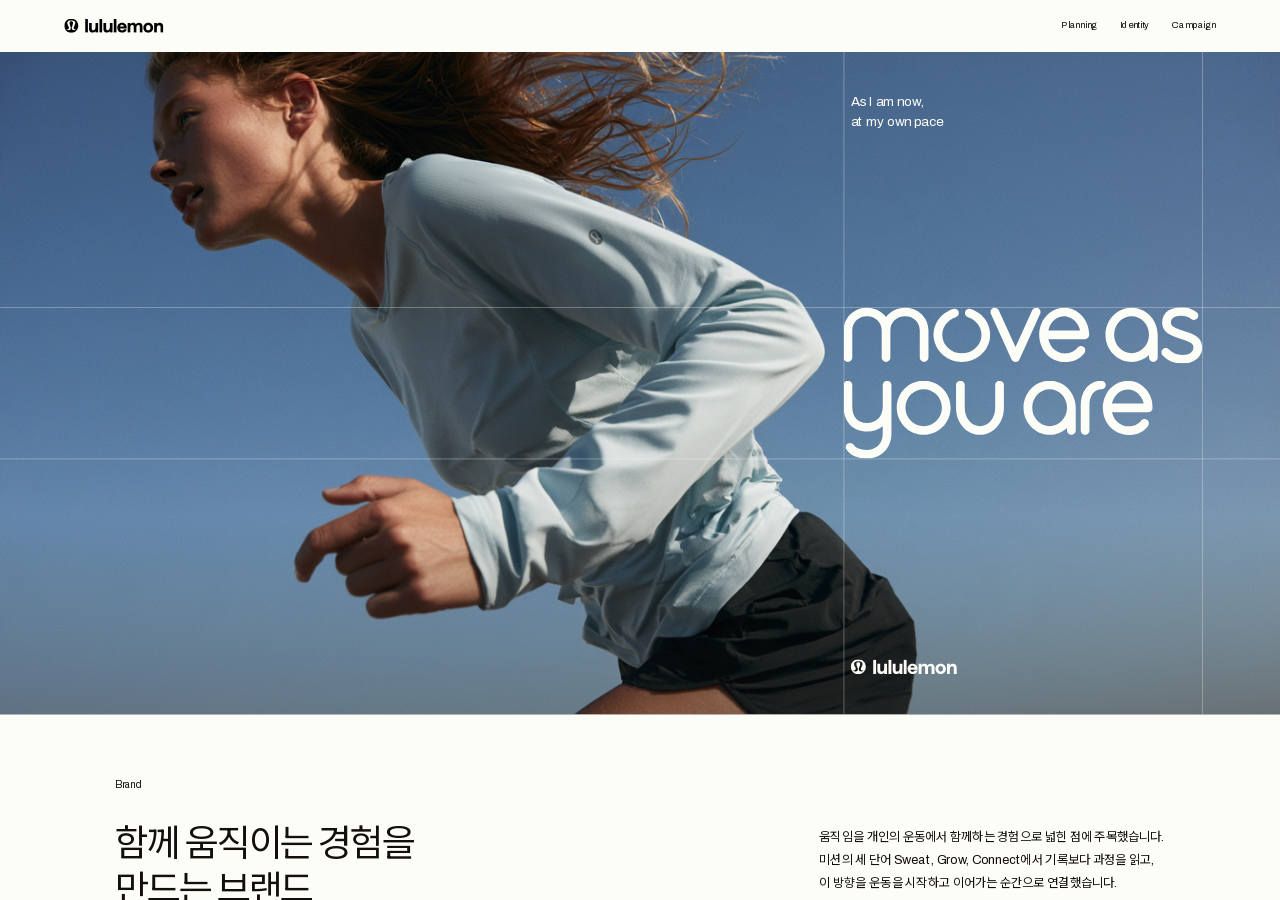
<file: assessment-01/index.html>
<!doctype html><html lang="ko"><head><meta charset="utf-8"><meta name="viewport" content="width=device-width,initial-scale=1"><script src="present-mode.js?v=1"></script><title>Move as you are — 고해은</title><link rel="stylesheet" href="../shared/tokens.css"><link rel="stylesheet" href="style.css?v=impact-20261026"><link rel="stylesheet" href="refresh.css?v=impact-20261026"><link rel="stylesheet" href="bis-approved.css?v=titlegap1"><link rel="stylesheet" href="selected-sections.css?v=planbr1"><link rel="stylesheet" href="brand-motion.css?v=wide1"><link rel="stylesheet" href="final-photos.css?v=2"><link rel="stylesheet" href="reels.css?v=storiestitle1"><link rel="stylesheet" href="posters-figma.css?v=2"><link rel="stylesheet" href="reels-story.css?v=1"><link rel="stylesheet" href="reels-phone.css?v=3"><link rel="stylesheet" href="phone-mockups.css?v=ig1"><link rel="stylesheet" href="photo-mockups.css?v=3"><link rel="stylesheet" href="type-color.css?v=2"><link rel="stylesheet" href="pace.css?v=11"><link rel="stylesheet" href="campaign-layout.css?v=2"><link rel="stylesheet" href="hero-type.css?v=13"><link rel="stylesheet" href="bis-video-color.css?v=3"><link rel="stylesheet" href="section-heads.css?v=icon3"><link rel="stylesheet" href="site-footer.css?v=three2"><link rel="stylesheet" href="present-mode.css?v=1"></head><body><a class="skip" href="#planning">본문으로 건너뛰기</a><div id="app"></div><noscript>이 페이지의 작품을 보려면 JavaScript를 활성화해 주세요.</noscript><dialog id="viewer" aria-label="작품 확대"><button class="close" autofocus aria-label="닫기">닫기 ×</button><button class="prev" aria-label="이전 작품">←</button><img alt=""><button class="next" aria-label="다음 작품">→</button></dialog><script src="../shared/content.js"></script><script src="../shared/content-show.js?v=still1"></script><script src="bis-source.js?v=11"></script><script src="refresh-data.js?v=still1"></script><script src="posters-figma.js?v=1"></script><script src="photo-mockups.js?v=still1"></script><script src="phone-mockups.js?v=ig1"></script><script src="reels-config.js?v=4"></script><script src="page.js?v=feedbr1"></script><script src="hero-type.js?v=nocredit1"></script><script src="campaign-layout.js?v=notes1"></script><script src="type-color.js?v=2"></script><script src="pace.js?v=icons1"></script><script src="selected-sections.js?v=planbr1"></script><script src="brand-motion.js?v=copy2"></script><script src="reels.js?v=still1"></script><script src="reels-story.js?v=2"></script><script src="reels-phone.js?v=three3"></script><script src="section-heads.js?v=3"></script><script src="line-breaks.js?v=9"></script><script src="gallery-pack.js?v=1"></script><script src="site-footer.js?v=three2"></script><script src="bis-video-color.js?v=2"></script></body></html>
</file>
<file: shared/tokens.css>
/* Move as you are. — 공통 디자인 토큰
   세 시안이 같은 토큰을 쓴다. 시안마다 다른 것은 구조·그리드 사용·타이포의 역할·모션 원리이지 색·서체가 아니다.
   근거: 03_art_direction/ART_DIRECTION.md, 02_reference_analysis/SYNTHESIS.md §3 */

@font-face {
  font-family: "Pretendard";
  src: url("../assets/fonts/PretendardVariable.woff2") format("woff2-variations");
  font-weight: 100 900;
  font-display: swap;
}
@font-face {
  font-family: "Archivo";
  src: url("../assets/fonts/Archivo-Variable-latin.woff2") format("woff2-variations");
  font-weight: 100 900;
  font-display: swap;
  unicode-range: U+0000-00FF, U+0131, U+0152-0153, U+02BB-02BC, U+02C6, U+02DA, U+02DC, U+2000-206F, U+20AC, U+2122, U+2191, U+2193, U+2212, U+2215, U+FEFF, U+FFFD;
}

:root {
  /* 색 — 역할과 비율
     바탕 off-white 약 70% · 잉크 off-black 약 20% · 무채 단계 약 6%
     정보색 Report Blue ≤ 3% (일정·표·다이어그램 배경)
     캠페인 강조 Lime ≤ 2% ("새로 열린 시간" 표시 하나에만)
     브랜드 신호 Red ≤ 1% (로고·포커스·우선 신호. 면으로 깔지 않는다) */
  --c-paper: #FDFDF8;          /* lululemon 공식 off-white */
  --c-ink: #140F0F;            /* lululemon 공식 off-black */
  --c-ink-70: #4A4545;
  --c-ink-50: #6E6A69;         /* 보조 글자. 바탕 대비 5.2:1 */
  --c-ink-30: #A8A5A1;         /* 장식·비활성(글자에 쓰지 않음) */
  --c-line: rgba(20, 15, 15, 0.14);
  --c-stone: #EEEDE7;          /* 판·인셋 바탕 */
  --c-stone-2: #E2E0D8;
  --c-red: #C8102E;            /* Signature Red = Pantone 186 C */
  --c-lime: #F5FF8E;           /* Campaign Lime — 새로 열린 시간 */
  --c-blue: #C0DDFF;           /* Report Blue — 정보 */
  --c-blue-ink: #1F3A5C;       /* Report Blue 위 글자 */

  /* 서체 */
  --f-ko: "Pretendard", "Apple SD Gothic Neo", system-ui, sans-serif;
  --f-en: "Archivo", "Pretendard", system-ui, sans-serif;

  /* 타입 스케일 (1440 기준 → 390 기준). 행간: 제목 130%, 본문 160%. 자간 −2% 통일
     예외: 캠페인 타이틀 락업은 브랜드 규격(Light·문장형)을 따르되 자간은 −2% 유지 */
  --t-display: clamp(48px, 7.4vw, 112px);
  --t-h1: clamp(34px, 4.4vw, 64px);
  --t-h2: clamp(26px, 2.8vw, 40px);
  --t-h3: clamp(19px, 1.6vw, 24px);
  --t-body: clamp(15px, 1.1vw, 17px);
  --t-small: 14px;
  --t-meta: 13px;
  --lh-title: 1.3;
  --lh-body: 1.6;
  --ls: -0.02em;
  --w-light: 300;
  --w-regular: 400;
  --w-medium: 500;

  /* 그리드 */
  --cols: 12;
  --page-x: clamp(16px, 4.4vw, 64px);
  --gutter: clamp(12px, 1.7vw, 24px);
  --max: 1440px;
  --measure: 36em;            /* 본문 열 560–640px */

  /* 간격 — 두 단계 + 미세 단계. 모바일은 0.6배 */
  --space-section: clamp(96px, 11vw, 160px);
  --space-group: clamp(48px, 5.6vw, 80px);
  --s-1: 4px; --s-2: 8px; --s-3: 12px; --s-4: 16px; --s-5: 24px; --s-6: 32px; --s-7: 48px;
  --media-gap: clamp(12px, 1.7vw, 24px);

  /* 모션 — 등장은 한 종류. 투명도와 이동에 다른 곡선
     "나의 속도": 인물·상태마다 이동 시간이 다르다. 쉼이 가장 느리다 */
  --ease-fade: cubic-bezier(0.45, 0, 0.55, 1);
  --ease-move: cubic-bezier(0.22, 1, 0.36, 1);
  --dur-fade: 600ms;
  --dur-move: 800ms;
  --pace-move: 720ms;   /* 움직임 */
  --pace-again: 560ms;  /* 다시 */
  --pace-rest: 1400ms;  /* 쉼 */
  --rise: 64px;
  --stagger: 100ms;
}
@media (max-width: 720px) {
  :root { --rise: 32px; }
}

*, *::before, *::after { box-sizing: border-box; }
html { -webkit-text-size-adjust: 100%; text-size-adjust: 100%; }
body {
  margin: 0;
  background: var(--c-paper);
  color: var(--c-ink);
  font-family: var(--f-ko);
  font-size: var(--t-body);
  line-height: var(--lh-body);
  letter-spacing: var(--ls);
  word-break: keep-all;
  overflow-wrap: break-word;
  -webkit-font-smoothing: antialiased;
}
h1, h2, h3, h4 { line-height: var(--lh-title); font-weight: var(--w-regular); margin: 0; text-wrap: balance; }
p { margin: 0; text-wrap: pretty; }
img, video { display: block; max-width: 100%; height: auto; }
a { color: inherit; }
em, i { font-style: normal; }           /* 이탤릭 금지 */
:focus-visible { outline: 2px solid var(--c-red); outline-offset: 3px; }
.sr-only { position: absolute; width: 1px; height: 1px; padding: 0; margin: -1px; overflow: hidden; clip: rect(0 0 0 0); white-space: nowrap; border: 0; }
.en { font-family: var(--f-en); }
.lockup { font-family: var(--f-en); font-weight: var(--w-light); letter-spacing: var(--ls); line-height: 1.05; }
.ai-note { font-size: var(--t-meta); color: var(--c-ink-50); }
.skip-link { position: absolute; left: 8px; top: -60px; background: var(--c-ink); color: var(--c-paper); padding: 10px 14px; z-index: 1000; text-decoration: none; }
.skip-link:focus { top: 8px; }

@media (prefers-reduced-motion: reduce) {
  *, *::before, *::after { animation-duration: 0.01ms !important; animation-iteration-count: 1 !important; transition-duration: 0.01ms !important; scroll-behavior: auto !important; }
}
</file>
<file: assessment-01/style.css>
*{box-sizing:border-box}html{scroll-behavior:smooth;scroll-padding-top:100px}body{margin:0;background:#FDFDF8;color:#140F0F;font-family:Archivo,Pretendard,sans-serif;font-size:16px;line-height:1.65;letter-spacing:-.02em}button,a{-webkit-tap-highlight-color:transparent}a{color:inherit;text-underline-offset:5px}button,summary{cursor:pointer}button{font:inherit;color:inherit}img,canvas,video{display:block;max-width:100%}figure,p,h1,h2,h3,h4,dl,dd{margin:0}h1,h3{font-weight:400;line-height:1.25}button:focus-visible,a:focus-visible,summary:focus-visible{outline:2px solid #C8102E;outline-offset:5px}.skip{position:fixed;left:20px;top:-100px;background:#FDFDF8;padding:10px;z-index:100}.skip:focus{top:15px}.nav{height:72px;display:flex;align-items:center;justify-content:space-between;padding:0 5vw;position:sticky;top:0;z-index:10;background:#fdfdf8f5}.logo{width:140px;height:auto;object-fit:contain}.nav>div{display:flex;gap:32px}.nav a{text-decoration:none;font-size:13px}.hero{height:min(850px,calc(100svh - 72px));min-height:560px;position:relative;overflow:hidden}.hero-img{width:100%;height:100%;object-fit:cover;object-position:65% 48%}.hero-copy{position:absolute;left:6%;top:21%;width:44%}.hero h1{font-size:clamp(64px,9vw,156px);font-weight:300;line-height:.98;letter-spacing:-.055em}.hero-copy p{font-size:clamp(18px,1.8vw,28px);margin-top:28px}.project-meta{padding:20px 5vw;font-size:12px;color:#706c68}.section{padding:120px 5vw 0;scroll-margin-top:20px}.section-head{max-width:1080px;margin:0 auto 44px}.eyebrow{font-size:13px;font-weight:400;line-height:1.5;margin-bottom:22px}.section-head>div{max-width:720px}.section-head h3{font-size:clamp(30px,3vw,48px);letter-spacing:-.045em;word-break:keep-all;margin-bottom:24px}.section-head p{font-size:18px;line-height:1.8;word-break:keep-all}.section-head>div:empty{display:none}.muted,small{color:#716d69;font-size:12px}.text-link{display:inline-block;font-size:13px;margin-top:22px}.brand-assets{max-width:1080px;margin:auto;display:grid;grid-template-columns:1fr 1.1fr 1fr;gap:44px;padding:36px 0 0;border-top:1px solid #d8d5cf}.brand-assets>div>span{font-size:12px;color:#716d69}.brand-words{font-size:43px;font-weight:300;line-height:1.06;margin:20px 0}.brand-insight{font-size:26px;line-height:1.4;word-break:keep-all;margin:22px 0 30px}.brand-assets p:not(.brand-words):not(.brand-insight){font-size:14px}.brand-logo .logo{width:170px;margin:30px 0 35px}.documents{max-width:1080px;margin:auto}.documents article+article{margin-top:64px}.doc-title{display:flex;align-items:baseline;gap:18px;margin-bottom:24px}.documents h3{font-size:24px;letter-spacing:-.035em}.qa-list{max-width:720px}.qa{padding:0 0 26px}.qa:last-child{padding-bottom:0}.qa h4{font-size:15px;font-weight:500;margin-bottom:8px}.qa p{font-size:16px;line-height:1.8;word-break:keep-all}.source-document{margin-top:22px;border-top:1px solid #d8d5cf;padding-top:14px;font-size:14px}.source-document summary{font-size:13px;width:fit-content}.source-document[open]>summary{margin-bottom:22px}.source-document>.muted{margin-bottom:24px}.source-document .qa{max-width:720px}.source-document .planning-bis{margin-top:24px}.check-head,.check-row{display:grid;grid-template-columns:1.1fr 1.7fr 1.65fr;gap:32px}.check-head{font-size:12px;color:#716d69;padding:0 0 12px;border-bottom:1px solid #140F0F}.check-row{padding:22px 0;border-bottom:1px solid #dedbd5}.check-row h4{font-size:16px;font-weight:500}.check-row p{font-size:15px;line-height:1.65;word-break:keep-all}.check-evidence>span{display:block;font-size:12px;margin-bottom:5px;color:#716d69}.check-evidence>p{color:#5c5855}.check-evidence details{margin-top:8px;border:0;padding:0}.check-evidence summary{font-size:12px;color:#716d69}.check-evidence details p{font-size:14px;margin-top:12px}.planning-bis{display:grid;grid-template-columns:1fr 1fr;gap:24px 48px;border-top:1px solid #d8d5cf;padding-top:24px}.planning-bis dt{font-size:12px;color:#716d69;margin-bottom:8px}.planning-bis dd{font-size:17px;word-break:keep-all;max-width:470px}.wide{margin-left:-5vw;margin-right:-5vw}.wide img{width:100%}.zoom{display:block;width:100%;border:0;padding:0;background:transparent;cursor:zoom-in}.zoom img{width:100%;height:auto}.lock{font-weight:300;line-height:1;letter-spacing:-.05em}.bis-section{background:#f1f0ea;margin-top:110px;padding:46px 5vw}.bis-section .section-head{max-width:1320px;margin-bottom:20px}.bis-section .eyebrow{margin:0}.bis-board{max-width:1320px;margin:auto;display:grid;grid-template-columns:repeat(12,minmax(0,1fr));gap:20px 28px}.bis-board>a{text-decoration:none;min-width:0;display:block}.bis-board>a>span{display:block;font-size:11px;color:#625e59;margin-bottom:10px}.b-kv{grid-column:span 7}.b-title{grid-column:span 5;padding:0 0 0 20px}.b-kv img{width:100%;height:205px;object-fit:contain;object-position:left center}.b-title .lock{font-size:clamp(38px,4.4vw,72px)}.b-title .logo{width:100px;margin-top:24px}.b-type{grid-column:span 7;border-top:1px solid #d1cec7;padding-top:12px}.b-color{grid-column:span 5;border-top:1px solid #d1cec7;padding-top:12px}.type-mini{font-size:34px;font-weight:300;line-height:1.15}.ko-mini{font-size:20px;margin:8px 0}.swatches{display:grid;grid-template-columns:repeat(5,minmax(0,1fr));gap:12px}.swatch{height:170px;border:1px solid #dedbd5}.swatches span,.swatches small{display:block;font-size:12px;margin-top:8px}.bis-board .swatch{height:58px}.bis-board .swatches{gap:6px}.bis-board .swatches span{display:none}.bis-board .swatches small{font-size:10px}.b-photo{grid-column:span 6}.b-icon,.b-video{grid-column:span 3}.b-photo>div{display:flex;gap:8px}.b-photo img{width:calc((100% - 16px)/3);height:115px;object-fit:contain;background:#e7e4dc}.b-video img{height:115px;width:100%;object-fit:contain;background:#e7e4dc}.icons{display:grid;grid-template-columns:repeat(10,1fr);gap:20px;max-width:1080px;margin:auto;padding:36px 0}.icons img{width:38px;height:38px;margin:auto}.icons span{display:block;text-align:center;font-size:12px;margin-top:14px}.bis-board .icons{grid-template-columns:repeat(5,1fr);gap:16px;padding:8px 0}.bis-board .icons img{width:24px;height:24px}.title-composition{display:grid;grid-template-columns:7fr 5fr;max-width:1320px;margin:auto;align-items:stretch}.title-stage{padding:65px 8%;background:#140F0F;color:#FDFDF8;display:flex;align-items:center}.title-stage .lock{font-size:clamp(70px,8vw,130px)}.title-combination{padding:50px 12%;background:#f1f0ea;display:flex;flex-direction:column;justify-content:center;gap:26px}.title-combination .lock{font-size:clamp(40px,4.5vw,78px)}.title-combination p{font-size:17px}.title-combination .logo{width:110px;margin-top:20px}.type-stage{max-width:1080px;margin:auto;display:grid;grid-template-columns:7fr 5fr;gap:60px;padding:36px 0;border-top:1px solid #d8d5cf}.type-stage span{font-size:12px}.type-large{font-size:clamp(50px,7.5vw,120px);line-height:1;font-weight:300;letter-spacing:-.05em;margin:28px 0}.type-ko{font-size:clamp(32px,3.5vw,56px);line-height:1.25;margin:28px 0}.type-stage p{font-size:17px;margin:24px 0 18px}#color>.swatches{max-width:1080px;margin:auto}.color-app{display:grid;grid-template-columns:repeat(3,1fr);gap:24px;margin:28px auto 0;max-width:1080px}.color-detail{height:160px;overflow:hidden}.color-detail .zoom{height:100%}.color-detail img{height:100%;object-fit:cover;object-position:center 85%}.moodboard{max-width:1080px;margin:auto}.moodboard>small{display:block;margin-bottom:14px}.mood-grid{display:grid;grid-template-columns:1.3fr 1fr 1fr;gap:18px;align-items:end}.mood-grid img{height:380px;object-fit:cover}.mood-grid figure:first-child img{height:470px}.pair{display:grid;grid-template-columns:1fr 1fr;gap:24px;margin:24px auto 0;align-items:center}.portraits{max-width:1080px;margin-top:48px;gap:32px}.portraits img{aspect-ratio:4/5;object-fit:cover}.details-pair{max-width:780px;margin-top:32px}.details-pair img{aspect-ratio:1;object-fit:cover}.keyvisual-pair{grid-template-columns:7fr 3fr;gap:48px;max-width:1320px}.icon-application{max-width:560px;margin:30px auto 0}.icon-crop{height:250px;overflow:hidden}.icon-crop img{margin-top:-34%}.filmstrip{display:grid;grid-template-columns:repeat(3,1fr);gap:24px;max-width:900px;margin:auto}.filmstrip canvas{width:100%;height:auto;background:#efeee8}#videography>.text-link{display:block;width:fit-content;margin:24px auto 0}.poster-originals{max-width:1320px;margin:auto}.poster-lead{max-width:1080px;margin:auto}.poster-series{display:grid;grid-template-columns:4fr 6fr;align-items:center;gap:64px;max-width:1080px;margin:56px auto 0}.poster-series>div{display:grid;gap:40px}.poster-series>div figure:last-child{width:74%;margin-left:auto}.asset-note{max-width:1080px;margin:22px auto 0;font-size:12px;color:#716d69}.ooh{margin-top:64px}.ooh-pair{grid-template-columns:4fr 6fr;max-width:1320px;margin-top:24px}.stories{display:grid;grid-template-columns:repeat(3,1fr);gap:24px;max-width:1080px;margin:auto}.story-mockup{position:relative;overflow:hidden;aspect-ratio:1536/1800}.story-mockup>img{width:100%}.story-mockup video{position:absolute;left:27%;top:18.84%;width:46%;height:63.6%;object-fit:contain;background:#140F0F}.story p{text-align:center;font-size:13px;margin-top:12px}.feed-grid{display:grid;grid-template-columns:repeat(3,1fr);gap:12px;max-width:1080px;margin:auto}.feed-mockups{display:grid;grid-template-columns:1.4fr 1fr;gap:30px;max-width:700px;margin:48px auto 0;align-items:center}footer{padding:50px 5vw;margin-top:120px;background:#f1f0ea}footer .section-head{margin-bottom:30px}.credit-content{max-width:1080px;margin:auto;display:grid;grid-template-columns:1fr 1.1fr 1.6fr;gap:28px;font-size:13px}.credit-content .logo{width:120px}.credit-content>div{grid-column:2/-1;display:flex;gap:28px}.credit-content p{color:#5c5855}.close,.prev,.next{position:absolute;background:#FDFDF8;border:0;padding:12px;z-index:2}dialog{border:0;background:#fdfdf8;padding:48px;max-width:94vw;width:1300px;max-height:94vh}dialog::backdrop{background:#140f0fd9}dialog>img{max-height:78vh;width:100%;object-fit:contain}.close{right:10px;top:8px}.prev{left:4px;top:50%}.next{right:4px;top:50%}
@media(max-width:760px){html{scroll-padding-top:80px}.nav{height:60px;padding:0 20px}.nav .logo{width:106px}.nav>div{gap:14px}.nav a{font-size:11px}.hero{height:auto;min-height:0;display:flex;flex-direction:column}.hero-copy{position:static;order:-1;width:auto;padding:30px 24px}.hero h1{font-size:70px}.hero-copy p{font-size:17px;margin-top:18px}.hero-img{height:460px;object-position:64% 50%}.project-meta{font-size:10px;padding:18px 20px}.section{padding:72px 20px 0}.section-head{margin-bottom:30px}.eyebrow{font-size:12px;margin-bottom:16px}.section-head h3{font-size:30px;line-height:1.3;margin-bottom:20px}.section-head p{font-size:16px;line-height:1.8}.brand-assets{grid-template-columns:1fr;gap:28px;padding-top:28px}.brand-assets>div{display:grid;grid-template-columns:65px 1fr;gap:12px}.brand-assets>div>span{grid-row:1/4}.brand-words{font-size:32px;margin:0}.brand-insight{font-size:25px;margin:0}.brand-logo .logo{width:150px;margin:0}.brand-logo .text-link{margin:0}.documents article+article{margin-top:48px}.documents h3{font-size:22px}.doc-title{gap:12px;flex-wrap:wrap;margin-bottom:24px}.qa h4{font-size:15px}.qa p{font-size:15px}.check-head{display:none}.check-row{grid-template-columns:1fr;gap:10px;padding:22px 0}.check-row:first-child{border-top:1px solid #140F0F}.check-row h4{font-size:17px}.check-evidence{display:grid;grid-template-columns:90px 1fr;gap:0 12px}.check-evidence details{grid-column:2}.check-evidence>span{font-size:12px;margin-top:3px}.check-evidence>p{font-size:14px}.planning-bis{grid-template-columns:1fr;gap:22px}.planning-bis dd{font-size:17px}.wide{margin-left:-20px;margin-right:-20px}.bis-section{padding:32px 20px;margin-top:70px}.bis-board{gap:24px 16px}.b-kv,.b-title,.b-type,.b-color,.b-photo{grid-column:span 12}.b-kv img{height:auto}.b-title{padding:0}.b-title .lock{font-size:60px}.b-title .logo{margin-top:16px}.b-icon,.b-video{grid-column:span 6}.b-photo img{height:120px}.b-video img{height:120px}.type-mini{font-size:30px}.title-composition{grid-template-columns:1fr}.title-stage{padding:44px 28px}.title-stage .lock{font-size:76px}.title-combination{padding:34px 28px;gap:20px}.title-combination .lock{font-size:52px}.type-stage{grid-template-columns:1fr;gap:28px;padding:28px 0}.type-large{font-size:76px;margin-bottom:0}.type-ko{font-size:40px}.swatches{gap:6px}.swatch{height:110px}.swatches span{font-size:10px}.swatches small{font-size:9px}.color-app{gap:8px}.color-detail{height:105px}.mood-grid{grid-template-columns:1fr 1fr;gap:10px}.mood-grid figure:first-child{grid-column:1/-1}.mood-grid img{height:240px}.mood-grid figure:first-child img{height:350px}.pair{gap:12px}.portraits{margin-top:30px}.details-pair{margin-top:16px}.keyvisual-pair{grid-template-columns:1fr;gap:24px}.keyvisual-pair figure:last-child{width:75%;margin:auto}.icons{grid-template-columns:repeat(5,1fr);gap:24px 12px;padding:15px 0}.icons img{width:30px;height:30px}.filmstrip{gap:8px}.poster-series{grid-template-columns:1fr;gap:28px;margin-top:28px}.poster-series>figure{width:82%;margin:auto}.poster-series>div{gap:28px}.poster-series>div figure:last-child{width:82%;margin:auto}.ooh-pair{grid-template-columns:1fr;gap:24px}.stories{grid-template-columns:1fr;max-width:460px;gap:32px}.feed-grid{gap:5px}.feed-mockups{grid-template-columns:1fr;max-width:300px;gap:20px}.credit-content{grid-template-columns:1fr;gap:22px}.credit-content>div{grid-column:auto;flex-wrap:wrap;gap:16px}footer{margin-top:70px;padding:36px 20px}dialog{padding:40px 20px;width:96vw}}
@media(prefers-reduced-motion:reduce){html{scroll-behavior:auto}}
/* Crop only the existing mockup's outside margins; keep its frame and screen aligned. */
.story-mockup{aspect-ratio:829.44/1368}.story-mockup>img{position:absolute;max-width:none;width:185.1852%;left:-42.5926%;top:-15.7895%}.story-mockup video{left:7.4074%;top:9%;width:85.1852%;height:83.6842%}
.nav{background:#FDFDF8}.bis-board,.bis-section .section-head{max-width:1080px}.b-kv img{height:auto}.b-title .lock{font-size:clamp(38px,4.1vw,66px)}
@media(max-width:760px){.b-title .lock{font-size:60px}}

/* Planning: the image establishes the subject; diagrams explain the decisions. */
.planning-section .documents{max-width:none}
.planning-intro{display:grid;grid-template-columns:5fr 7fr;background:#F0F0EA;margin-bottom:64px;min-height:610px}
.planning-photo{position:relative;min-width:0;overflow:hidden}
.planning-photo figure,.planning-photo img{width:100%;height:100%;margin:0}
.planning-photo img{object-fit:cover;object-position:center}
.planning-photo>span{position:absolute;left:32px;bottom:28px;color:#fff;font-size:20px;text-shadow:0 1px 8px #140f0f88}
.planning-message{padding:48px clamp(32px,4vw,72px);display:flex;flex-direction:column;align-items:flex-start}
.planning-message h3{font-size:clamp(32px,3.2vw,54px);font-weight:400;line-height:1.3;letter-spacing:-.055em;margin:12px 0 28px;word-break:keep-all}
.planning-message>p{font-size:17px;line-height:1.85;max-width:440px;word-break:keep-all}
.planning-response{margin-top:auto;padding-top:48px}
.planning-response span{font-size:12px;display:block;margin-bottom:14px;color:#68635f}
.planning-response strong{font-weight:400;font-size:clamp(22px,2vw,32px);line-height:1.5;letter-spacing:-.035em}
.direction-panels{display:grid;grid-template-columns:1fr 1fr 1.25fr;gap:16px}
.direction-panel{padding:26px;min-width:0;display:flex;flex-direction:column;background:#edece6}
.direction-number{font-size:12px}
.connection-panel{background:#C0DDFF}.pace-panel{background:#F5FF8E}
.connection-visual,.pace-visual,.scene-visual{height:240px;margin:16px 0 22px}
.connection-visual{display:flex;align-items:center;justify-content:center}
.connection-visual span{width:55%;max-width:170px;aspect-ratio:1;border:1px solid #140F0F;border-radius:50%;display:flex;align-items:center;justify-content:center;font-size:17px}
.connection-visual span+span{margin-left:-22px;background:#fdfdf830}
.pace-visual{display:flex;flex-direction:column;justify-content:center;gap:25px;padding:0 12px;position:relative}
.pace-visual i{display:block;height:1px;background:#140f0f66;position:relative;margin-right:6px}
.pace-visual i:after{content:"";position:absolute;top:-7px;left:22%;height:15px;width:15px;background:#140F0F;border-radius:50%}
.pace-visual i:nth-child(2):after{left:68%}.pace-visual i:nth-child(3):after{left:44%}
.pace-visual span{font-size:12px;margin-top:2px}
.scene-visual{display:grid;grid-template-columns:repeat(3,1fr);gap:6px;align-items:center}
.scene-visual figure{margin:0;min-width:0}.scene-visual img{height:168px;width:100%;object-fit:cover}.scene-visual figcaption{font-size:12px;margin-top:8px}
.direction-copy{margin-top:auto}.direction-copy h4{font-size:18px;font-weight:500;margin:0 0 14px;letter-spacing:-.03em}.direction-copy p{font-size:15px;line-height:1.8;word-break:keep-all;margin:0}
.planning-section .interview>.source-document{margin-top:26px}
.planning-section .check-document,.planning-section .planning-bis-document{max-width:1080px;margin-left:auto;margin-right:auto}
@media(max-width:1000px){.planning-intro{min-height:540px}.planning-message{padding:32px}.direction-panel{padding:20px}.connection-visual span{font-size:14px}.scene-visual img{height:140px}}
@media(max-width:760px){.planning-intro{grid-template-columns:1fr;margin-bottom:42px}.planning-photo{height:360px}.planning-photo img{object-position:center 45%}.planning-photo>span{left:20px;bottom:20px}.planning-message{padding:28px 24px 34px}.planning-message h3{font-size:34px;margin-top:0}.planning-message>p{font-size:16px}.planning-response{padding-top:24px}.planning-response strong{font-size:24px}.direction-panels{grid-template-columns:1fr;gap:16px}.direction-panel{padding:24px}.connection-visual,.pace-visual,.scene-visual{height:200px;margin:8px 0 22px}.connection-visual span{font-size:17px;max-width:160px}.scene-visual img{height:155px}.direction-copy p{font-size:16px}.planning-section .documents article+article{margin-top:48px}}
@media(min-width:761px){.planning-intro{height:610px;min-height:0}.planning-photo figure{position:absolute;inset:0}.planning-photo img{object-position:center 60%}}

/* Equal planning panels with a spatial sequence of words. */
.direction-panels{grid-template-columns:repeat(3,minmax(0,1fr))}
.scene-words{display:grid;grid-template-columns:repeat(3,minmax(0,1fr));grid-template-rows:repeat(3,1fr);align-items:center;gap:0;padding:14px 0}
.scene-words span{font-size:clamp(22px,2.3vw,36px);font-weight:300;line-height:1.2;letter-spacing:-.04em}
.scene-words span:nth-child(1){grid-area:1/1;justify-self:start;align-self:start}
.scene-words span:nth-child(2){grid-area:2/2;justify-self:center}
.scene-words span:nth-child(3){grid-area:3/3;justify-self:end;align-self:end}
@media(max-width:760px){.direction-panels{grid-template-columns:1fr}.scene-words span{font-size:32px}}

/* Alternative concept graphics: a typographic connection and distinct rhythms. */
.connection-type{display:grid;grid-template-columns:46px 1fr;grid-template-rows:1fr 1fr;align-content:center;align-items:center;padding:30px 0}
.connection-type span,.connection-type span+span{width:auto;max-width:none;aspect-ratio:auto;border:0;border-radius:0;background:none;margin:0;display:block;font-size:clamp(34px,3.3vw,52px);font-weight:300;line-height:1.1;letter-spacing:-.055em}
.connection-type span:first-child{grid-column:1/3;align-self:end}
.connection-type i{font-size:50px;font-weight:300;line-height:1;font-style:normal;align-self:start;margin-top:14px}
.connection-type span:last-child{align-self:start;margin-top:18px}
.pace-rhythm{display:flex;justify-content:center;gap:24px;padding:25px 4px 10px}
.pace-rhythm .rhythm-row{display:flex;align-items:center;height:24px;width:100%}
.pace-rhythm .rhythm-row i{height:24px;width:5px;background:#140F0F;margin:0;flex:none;transform:skew(-15deg)}
.pace-rhythm .rhythm-row i:after{content:none}
.rhythm-one{gap:14px}.rhythm-two{gap:48px}.rhythm-three{gap:26px}
.pace-rhythm>span{font-size:18px;font-weight:300;letter-spacing:-.02em;margin-top:0}
@media(max-width:760px){.connection-type span,.connection-type span+span{font-size:42px}.connection-type{padding:15px 0}.pace-rhythm{gap:20px;padding-top:16px}}
/* Center each graphic as a group while keeping its internal composition. */
.connection-type{grid-template-columns:46px max-content;justify-content:center}
.pace-rhythm{width:210px;max-width:100%;margin-left:auto;margin-right:auto;align-items:center;padding-left:4px;padding-right:4px}
.pace-rhythm .rhythm-row{width:max-content;max-width:100%}
.pace-rhythm>span{text-align:center}

/* Extend both ends of each rhythm while retaining centered alignment. */
.pace-rhythm{width:290px}
.rhythm-one{gap:14px}.rhythm-two{gap:42px}.rhythm-three{gap:26px}
@media(max-width:760px){.pace-rhythm{width:270px}.rhythm-two{gap:38px}}

/* Alternate Planning composition: one visual statement, then two unequal fields. */
.planning-editorial{background:#140F0F;color:#FDFDF8;padding:24px}
.editorial-lead{display:grid;grid-template-columns:7fr 5fr;position:relative;column-gap:44px;padding-bottom:40px}
.editorial-photo{grid-area:1/1/3/2;min-width:0}.editorial-photo img{width:100%;height:470px;object-fit:cover}.editorial-photo figure{margin:0;height:100%}
.editorial-heading{padding:18px 22px 0 0}.editorial-heading>span,.editorial-number{font-size:12px;display:block}
.editorial-heading>div{font-size:clamp(48px,5.6vw,86px);font-weight:300;line-height:1.08;letter-spacing:-.065em;margin-top:44px}
.editorial-heading em{font-style:normal;color:#C0DDFF}
.editorial-answer h4{font-size:17px;font-weight:500;margin:0 0 12px}.editorial-answer p{font-size:16px;line-height:1.8;word-break:keep-all;margin:0;max-width:420px}
.editorial-lead>.editorial-answer{align-self:end;padding:30px 22px 20px 0}
.editorial-bottom{display:grid;grid-template-columns:5fr 7fr;gap:24px}
.editorial-pace,.editorial-scenes{padding:32px;display:flex;flex-direction:column;min-width:0}
.editorial-pace{background:#F5FF8E;color:#140F0F;position:relative}
.pace-lettering{font-size:clamp(52px,5.4vw,80px);font-weight:300;line-height:.98;letter-spacing:-.06em;margin:32px 0}.pace-lettering>span{padding-left:18%}
.pace-marks{position:absolute;right:30px;top:100px;writing-mode:vertical-rl;font-size:24px;letter-spacing:6px}
.editorial-scenes{background:#C0DDFF;color:#140F0F}
.editorial-sequence{height:300px;display:flex;flex-direction:column;justify-content:space-between;padding:22px 0 32px;font-size:clamp(40px,4.8vw,72px);font-weight:300;line-height:1.1;letter-spacing:-.055em}
.editorial-sequence span:nth-child(2){align-self:center}.editorial-sequence span:last-child{align-self:flex-end}
.editorial-bottom .editorial-answer{margin-top:auto;padding-top:22px}
@media(max-width:760px){.planning-editorial{padding:14px}.editorial-lead{grid-template-columns:1fr;gap:0;padding-bottom:30px}.editorial-photo{grid-area:auto}.editorial-photo img{height:260px}.editorial-heading{padding:24px 12px 0}.editorial-heading>div{font-size:52px;margin-top:20px}.editorial-lead>.editorial-answer{padding:24px 12px 0}.editorial-bottom{grid-template-columns:1fr;gap:14px}.editorial-pace,.editorial-scenes{padding:24px}.pace-lettering{font-size:64px}.editorial-sequence{height:270px;font-size:52px}.editorial-answer p{font-size:15px}}

/* Restore the three equal interview panels; retain the new 02 typography. */
.pace-poster{position:relative;display:block;padding:10px 0;margin:16px 0 22px;height:240px}
.pace-poster-words{display:flex;flex-direction:column;align-items:flex-start;width:82%;font-size:clamp(40px,4.4vw,64px);font-weight:300;line-height:1.04;letter-spacing:-.06em}
.pace-poster-words span:nth-child(2){align-self:center}
.pace-poster-marks{position:absolute;right:5px;top:20px;display:flex;flex-direction:column;gap:13px}
.pace-poster .pace-poster-marks i{display:block;width:17px;height:2px;margin:0;background:#140F0F;transform:rotate(18deg)}
.pace-poster .pace-poster-marks i:after{content:none}
.pace-poster-marks i:nth-child(4),.pace-poster-marks i:nth-child(5){margin-top:14px}
@media(max-width:760px){.pace-poster{height:200px;margin:8px 0 22px}.pace-poster-words{font-size:56px}}
.pace-poster .pace-poster-words span{font-size:inherit;line-height:inherit;margin:0}
/* Match the scale of the 02 and 03 concept typography. */
.scene-words span{font-size:clamp(40px,4.4vw,64px)}
@media(max-width:760px){.scene-words span{font-size:56px}}
/* Shared typographic scale and vertical rhythm across the three concepts. */
.direction-panels{--concept-size:clamp(34px,3.3vw,52px)}
.connection-type span,.connection-type span+span,.pace-poster-words,.scene-words span{font-size:var(--concept-size);line-height:1.1;font-weight:300;letter-spacing:-.055em}
.connection-type,.pace-poster,.scene-words{height:240px;margin:16px 0 22px;box-sizing:border-box}
.pace-poster{padding:30px 0}
.pace-poster-words{height:100%;width:82%;justify-content:space-between}
.pace-poster .pace-poster-words span{font-size:inherit;line-height:1.1;margin:0}
.pace-poster-marks{top:36px}
.scene-words{padding:30px 0;grid-template-rows:repeat(3,1fr);align-items:center}
.scene-words span:nth-child(1),.scene-words span:nth-child(3){align-self:center}
@media(max-width:760px){.direction-panels{--concept-size:42px}.connection-type,.pace-poster,.scene-words{height:220px;margin:8px 0 22px}.connection-type,.pace-poster,.scene-words{padding-top:25px;padding-bottom:25px}}
.scene-words{display:flex;flex-direction:column;justify-content:space-between;align-items:flex-start}
.scene-words span:nth-child(1){align-self:flex-start}
.scene-words span:nth-child(2){align-self:center}
.scene-words span:nth-child(3){align-self:flex-end}
/* Center the staggered word group without the side marks. */
.pace-poster-words{width:max-content;max-width:100%;margin-inline:auto;padding-right:1.35em;position:relative}
.pace-poster-words span:nth-child(2){align-self:flex-start;transform:translateX(1.35em)}
/* Separate words alternate with slash rhythms in one centered composition. */
.pace-poster-words.pace-word-rhythm{width:min(100%,290px);padding:0;margin-inline:auto;display:flex;flex-direction:column;justify-content:space-between}
.pace-word-rhythm>div{display:flex;align-items:center;justify-content:space-between;gap:18px;width:100%}
.pace-poster .pace-word-rhythm span,.pace-poster .pace-word-rhythm span:nth-child(2){transform:none;align-self:auto;font-size:var(--concept-size);line-height:1.1;flex:none}
.pace-word-rhythm i{display:block;position:static;width:auto;height:auto;margin:0;background:none;font-style:normal;font-size:clamp(18px,1.65vw,26px);font-weight:300;letter-spacing:2px;line-height:1;flex:none}
.pace-word-rhythm i:after{content:none}
@media(max-width:760px){.pace-word-rhythm i{font-size:22px;letter-spacing:1px}}

/* Planning opening: one editorial heading followed by an uninterrupted scene. */
.planning-opening{margin-bottom:64px}
.opening-head{display:grid;grid-template-columns:7fr 5fr;gap:64px;align-items:end;margin:0 0 40px}
.opening-head h3{font-size:clamp(34px,3.7vw,58px);font-weight:400;line-height:1.35;letter-spacing:-.055em;margin:0;word-break:keep-all}
.opening-head>p{font-size:17px;line-height:1.85;word-break:keep-all;margin:0 0 6px;max-width:440px}
.opening-image{position:relative;background:#140F0F}.opening-image figure{margin:0}.opening-image img{display:block;width:100%;aspect-ratio:2.25;object-fit:cover;object-position:center 60%}
.opening-line{display:flex;justify-content:space-between;padding:18px 24px;color:#FDFDF8;font-size:15px}
/* 02: a compact word column and a single growing rhythm, rather than alternating cells. */
.pace-composition{display:grid;grid-template-columns:max-content max-content;justify-content:center;gap:32px;height:240px;margin:16px 0 22px;padding:30px 0;box-sizing:border-box}
.pace-word-stack,.pace-ribbon{display:flex;flex-direction:column;justify-content:space-between}
.pace-word-stack{font-size:var(--concept-size);font-weight:300;line-height:1.1;letter-spacing:-.055em}
.pace-ribbon{padding:10px 0;font-size:23px;line-height:1;letter-spacing:2px;align-items:flex-start}
@media(max-width:760px){.opening-head{grid-template-columns:1fr;gap:24px;margin-bottom:28px}.opening-head h3{font-size:34px}.opening-head>p{font-size:16px}.opening-image img{aspect-ratio:1.15;object-position:center}.opening-line{font-size:13px;padding:16px}.planning-opening{margin-bottom:42px}.pace-composition{height:220px;margin:8px 0 22px;padding:25px 0;gap:28px}.pace-ribbon{font-size:21px}}
@media(max-width:760px){.opening-image img{aspect-ratio:auto;height:auto}}
/* Language BIS: identity, purpose, essence, and values as one connected board. */
.planning-section .planning-bis-document{max-width:none}
.language-bis-board{display:grid;grid-template-columns:7fr 5fr;gap:1px;background:#140f0f26;border:1px solid #140f0f26}
.language-bis-board>div{padding:36px;background:#FDFDF8;min-width:0}
.language-bis-board>div>span,.language-bis-purpose>div>span{font-size:12px;display:block;margin-bottom:24px}
.language-bis-board .language-bis-name{background:#140F0F;color:#FDFDF8}
.language-bis-name>div{font-size:clamp(48px,6.8vw,100px);line-height:1.02;font-weight:300;letter-spacing:-.06em;margin:38px 0 28px}
.language-bis-name>p{font-size:18px;margin:0}
.language-bis-purpose{display:flex;flex-direction:column;justify-content:space-between;gap:48px}
.language-bis-purpose h4{font-size:clamp(24px,2.5vw,38px);line-height:1.5;font-weight:400;letter-spacing:-.045em;margin:0;word-break:keep-all}
.language-bis-purpose p{font-size:18px;line-height:1.8;word-break:keep-all;margin:0;max-width:340px}
.language-bis-board .language-bis-essence{background:#C0DDFF}
.language-bis-essence>p{display:flex;align-items:baseline;gap:24px;margin:30px 0 34px}
.language-bis-essence>p>span{font-size:24px}.language-bis-essence strong{font-weight:300;font-size:clamp(40px,4vw,60px);letter-spacing:-.055em}
.essence-track{height:1px;background:#140f0f55;position:relative;margin:0 6px 16px}
.essence-track i{display:block;position:absolute;right:0;top:-5px;width:10px;height:10px;border-right:1px solid #140F0F;border-top:1px solid #140F0F;transform:rotate(45deg)}
.language-bis-board .language-bis-values{background:#F5FF8E}
.language-bis-values>div{display:flex;flex-direction:column;gap:20px}
.language-bis-values p{display:flex;align-items:center;gap:26px;font-size:26px;line-height:1.4;letter-spacing:-.035em;margin:0}
.language-bis-values small{font-size:11px;letter-spacing:0}
@media(max-width:760px){.language-bis-board{grid-template-columns:1fr}.language-bis-board>div{padding:26px}.language-bis-name>div{font-size:64px;margin:28px 0}.language-bis-purpose{gap:36px}.language-bis-purpose h4{font-size:28px}.language-bis-purpose p{font-size:16px}.language-bis-essence>p{gap:20px}.language-bis-essence>p>span{font-size:22px}.language-bis-essence strong{font-size:44px}.language-bis-values p{font-size:25px}}
/* Essence: a single typographic statement on the existing blue. */
.language-bis-essence{display:flex;flex-direction:column}
.essence-statement{display:flex;flex-direction:column;align-items:center;justify-content:center;flex:1;gap:12px;padding:8px 0 12px}
.essence-statement>span{font-size:18px;line-height:1.4;letter-spacing:-.025em}
.essence-statement>strong{font-size:clamp(52px,5.4vw,78px);font-weight:300;line-height:1.1;letter-spacing:-.055em}
@media(max-width:760px){.essence-statement{padding:18px 0 24px}.essence-statement>strong{font-size:60px}}
/* Essence uses equal typographic weight and size for both lines. */
.essence-statement>span,.essence-statement>strong{font-size:clamp(32px,3vw,44px);font-weight:300;line-height:1.25;letter-spacing:-.045em}
@media(max-width:760px){.essence-statement>span,.essence-statement>strong{font-size:34px}}
/* Values numbering shares the text's size, color, and weight. */
.language-bis-values p small{font-size:inherit;color:inherit;font-weight:inherit;line-height:inherit;letter-spacing:inherit;opacity:1}
/* Selected Essence option 01: one centered sentence, equal typography. */
.essence-statement{flex-direction:row;align-items:center;justify-content:center;gap:14px}
.essence-statement>span,.essence-statement>strong{white-space:nowrap}
@media(max-width:760px){.essence-statement{gap:12px}.essence-statement>span,.essence-statement>strong{font-size:32px}}

/* Align the Essence statement with its label. */
.essence-statement.essence-single{justify-content:flex-start;text-align:left}

/* Concept: campaign statement followed by three complementary moments. */
.concept-section{padding-top:120px}
.concept-header{border-top:1px solid #140F0F;padding-top:26px;margin-bottom:44px}
.concept-intro{display:grid;grid-template-columns:7fr 5fr;gap:48px;align-items:end}
.concept-intro h3{font-size:clamp(70px,9vw,136px);font-weight:300;line-height:.98;letter-spacing:-.065em;margin:16px 0 0}
.concept-intro>div{max-width:420px;padding-bottom:8px}
.concept-intro p{font-size:17px;line-height:1.85;word-break:keep-all;margin:0}
.concept-intro .concept-korean{font-size:25px;line-height:1.5;letter-spacing:-.04em;margin-bottom:24px}
.concept-scenes{display:grid;grid-template-columns:repeat(3,minmax(0,1fr));gap:20px;align-items:start}
.concept-scenes figure{margin:0;min-width:0}.concept-scenes figure:nth-child(2){margin-top:64px}.concept-scenes figure:nth-child(3){margin-top:128px}
.concept-scene-image{position:relative;overflow:hidden;background:#eae7e1;aspect-ratio:4/5}
.concept-scene-image img{height:100%;width:100%;object-fit:cover;object-position:center}
.concept-scene-image:after{content:"";position:absolute;inset:60% 0 0;background:linear-gradient(transparent,#140f0f70);pointer-events:none}
.concept-scene-image>span{position:absolute;bottom:20px;left:24px;font-size:clamp(34px,3.6vw,54px);font-weight:300;line-height:1.1;letter-spacing:-.04em;color:#FDFDF8;z-index:1}
.concept-scenes figcaption{font-size:14px;margin-top:14px}
.concept-closing{display:flex;justify-content:space-between;gap:20px;border-bottom:1px solid #140F0F;padding:48px 0 24px;font-size:20px;font-weight:300;letter-spacing:-.03em}
@media(max-width:760px){.concept-section{padding-top:72px}.concept-intro{grid-template-columns:1fr;gap:32px}.concept-intro h3{font-size:76px}.concept-intro .concept-korean{font-size:22px;margin-bottom:16px}.concept-intro p{font-size:16px}.concept-header{margin-bottom:32px}.concept-scenes{grid-template-columns:1fr;gap:28px}.concept-scenes figure:nth-child(2),.concept-scenes figure:nth-child(3){margin-top:0}.concept-scene-image{aspect-ratio:4/4.5}.concept-scene-image>span{font-size:42px}.concept-closing{font-size:16px;padding-top:32px}}
</file>
<file: assessment-01/refresh.css>
/* Scoped campaign visual refresh. */
.hero-img{object-position:76% 50%}.opening-image{aspect-ratio:16/9}.opening-image figure,.opening-image img{width:100%;height:100%;object-fit:contain}.still-sequence img{width:100%;height:auto}.still-stories{max-width:1050px;align-items:start}.still-stories .story>figure{background:#e5e7e5}.still-stories .story img{width:100%;height:auto}.feed-mockups{max-width:1050px;grid-template-columns:1fr 1fr}.mood-grid figure:first-child img{object-position:76% center}.swatches small{color:#46525b}.section-head p{max-width:720px}
@media(max-width:760px){.hero-img{object-position:78% 50%;height:460px}.hero-copy{background:#FDFDF8}.opening-image{aspect-ratio:auto}.opening-image img{height:auto}.feed-mockups{grid-template-columns:1fr;max-width:440px}.still-stories{max-width:420px}.mood-grid figure:first-child img{object-position:78% center}}
@media(prefers-reduced-motion:reduce){html{scroll-behavior:auto}}
@media(min-width:761px){.hero{height:auto;min-height:0;aspect-ratio:1456/816}.hero-img{height:100%;object-fit:contain}.hero-copy{top:23%}}
.concept-scenes figure:first-child img{object-position:76% center}.companions{margin-top:28px;align-items:center;background:#A8B3BC}

/* Impact revision: preserve the original campaign palette. */
.hero{height:auto;min-height:0;display:flex;flex-direction:column;aspect-ratio:auto;background:#FDFDF8}.hero-copy{position:relative;inset:auto;width:auto;padding:45px 5vw 35px;order:-1;display:flex;align-items:flex-end;justify-content:space-between;gap:30px;color:#140F0F}.hero h1{font-size:clamp(64px,8vw,132px);line-height:.95}.hero-copy p{font-size:22px;margin:0 0 6px}.hero-img{width:100%;height:auto;object-fit:contain}.companions{background:#FDFDF8}.mood-grid figure:first-child img{object-fit:contain;background:#FDFDF8}.concept-scenes figure:first-child img{object-position:28% center}.still-stories .story>figure{background:#FDFDF8}.swatches small{color:#706c68}
@media(max-width:760px){.hero-copy{display:block;padding:32px 20px}.hero-copy p{font-size:17px;margin-top:20px}.hero-img{height:auto;min-height:0}.hero h1{font-size:70px}.concept-scenes figure:first-child .concept-scene-image{aspect-ratio:16/9}.concept-scenes figure:first-child img{object-fit:contain}.mood-grid figure:first-child img{height:auto}.companions{grid-template-columns:1fr}}

@media(min-width:761px){.hero h1 br{display:none}.hero h1{font-size:clamp(52px,6vw,96px)}.hero-copy{padding-top:34px;padding-bottom:34px}.hero-copy p{font-size:18px}}
.color-detail{height:auto;overflow:visible}.color-detail .zoom{height:auto}.color-detail img{height:auto;object-fit:contain;object-position:center}
</file>
<file: assessment-01/bis-approved.css>
#identity{background:#FDFDF8}#identity .section-head{max-width:none}
.approved-bis{position:relative;aspect-ratio:1.45;container-type:inline-size;color:#140F0F;line-height:normal;letter-spacing:normal}
.approved-bis .unit{position:absolute;display:block;padding:0;margin:0;min-width:0;border:0;background:none}
.approved-bis img{display:block;width:100%;height:auto;max-width:none}
.approved-bis .unit>small{display:block;color:inherit;font-size:1cqw;font-weight:400;margin:0 0 1.2cqw;line-height:1.3}
.approved-bis .campaign-mark{position:relative;width:94%;aspect-ratio:658.843/296.027}.approved-bis .campaign-mark img{position:absolute;height:auto}.approved-bis .mark-first{left:0;top:0;width:100%}.approved-bis .mark-second{left:10.7765%;top:51.3558%;width:86.3174%}
.approved-bis .brand{width:10cqw;margin-top:2cqw}
.approved-bis .latin{font-size:2.5cqw;font-weight:300;line-height:1.1;letter-spacing:-.04em}.approved-bis .korean{font-size:1.5cqw;font-weight:300;line-height:1.4;margin-top:1.2cqw;letter-spacing:-.04em}.approved-bis .fontnames{font-size:.9cqw;margin-top:1.2cqw;line-height:1.4}
.approved-bis .photo-set{display:flex;align-items:flex-end;gap:.7cqw}.approved-bis .photo-set img{width:calc((100% - 1.4cqw)/3);height:auto}
.approved-bis .icon-set{display:grid;grid-template-columns:repeat(10,1fr);gap:1.3cqw}.approved-bis .icon-set img{width:2cqw;height:2cqw}
.approved-bis .chips{display:grid;grid-template-columns:repeat(6,1fr);grid-template-rows:1.25fr 1fr;height:calc(100% - 2.5cqw);gap:0}
.approved-bis .chips>div{position:relative;grid-column:span 2;min-height:0}.approved-bis .chips>div:nth-child(-n+2){grid-column:span 3}
.approved-bis .chips i{position:absolute;inset:0;display:block}.approved-bis .chips>div:first-child i{box-shadow:inset 0 0 0 1px #140f0f40}
.approved-bis .chips span{position:absolute;left:1cqw;bottom:1cqw;margin:0;padding:0;font-size:.85cqw;z-index:1}.approved-bis .chips>div:nth-child(2) span,.approved-bis .chips>div:nth-child(5) span{color:#FDFDF8}
.approved-bis .title{left:0;top:0;width:32%}.approved-bis .kv{left:40%;top:0;width:60%}.approved-bis .palette{left:0;top:40%;width:36%;height:56%}.approved-bis .photos{left:40%;top:56%;width:26%}.approved-bis .type{left:70%;top:56%;width:15%}.approved-bis .film{left:87%;top:56%;width:13%}.approved-bis .icons{left:40%;top:86%;width:40%}
@media(max-width:760px){.approved-bis{aspect-ratio:auto;display:grid;grid-template-columns:1fr 1fr;grid-template-areas:"title title" "kv kv" "photos photos" "type film" "icons film" "palette palette";gap:30px 20px;container-type:normal}.approved-bis .unit{position:static;width:auto;height:auto}.approved-bis .title{grid-area:title}.approved-bis .kv{grid-area:kv}.approved-bis .photos{grid-area:photos}.approved-bis .type{grid-area:type}.approved-bis .film{grid-area:film;align-self:start}.approved-bis .icons{grid-area:icons;align-self:start}.approved-bis .palette{grid-area:palette;height:320px}.approved-bis .campaign-mark{width:100%;max-width:420px}.approved-bis .brand{width:120px;margin-top:24px}.approved-bis .unit>small{font-size:12px;margin-bottom:14px}.approved-bis .latin{font-size:30px}.approved-bis .korean{font-size:18px;margin-top:16px}.approved-bis .fontnames{font-size:10px;margin-top:14px}.approved-bis .photo-set{gap:8px}.approved-bis .photo-set img{width:calc((100% - 16px)/3)}.approved-bis .icon-set{grid-template-columns:repeat(3,1fr);gap:16px}.approved-bis .icon-set img{width:24px;height:24px}.approved-bis .chips{height:280px}.approved-bis .chips span{left:10px;bottom:12px;font-size:10px}}

/* Campaign title — 큰 캠페인 로고 위라 레이블과의 간격을 다른 항목보다 넓게 */
.approved-bis .unit.title>small{margin-bottom:3cqw}
@media(max-width:760px){.approved-bis .unit.title>small{margin-bottom:28px}}
</file>
<file: assessment-01/selected-sections.css>
.selected-brand{padding:90px 9%;}.selected-brand h2,.selected-opening h2{font-size:14px;font-weight:400;margin:0 0 28px}.sb-head{display:grid;grid-template-columns:1fr 1fr;gap:7%;align-items:end;margin-bottom:60px}.sb-head h3{font-size:clamp(30px,3.2vw,54px);font-weight:400;line-height:1.2;letter-spacing:-.045em;max-width:13em}.sb-head p,.selected-opening p{font-size:18px;line-height:1.75;word-break:keep-all;margin:0}.sb-weave{display:grid;grid-template-columns:2fr 1fr 1fr;gap:3%}.sb-weave figure{margin:0}.sb-weave img{width:100%;height:auto;display:block}.sb-group{grid-column:1/3}.sb-group figcaption,.selected-opening figcaption{font-size:13px;margin-top:15px}.sb-words{font-family:Archivo,Pretendard,sans-serif;font-size:clamp(34px,4vw,65px);font-weight:300;letter-spacing:-.045em;line-height:1.05;padding-top:8%}.sb-words span{display:block;font-size:14px;margin-top:25px;letter-spacing:-.02em}.sb-detail{grid-column:2;grid-row:2;margin-top:-8%!important}.sb-logo{grid-column:1;grid-row:2;align-self:end;padding-bottom:8%}.sb-logo img{max-width:280px}.sb-logo p{font-size:17px;margin-top:25px;max-width:17em}.selected-opening{display:grid;grid-template-columns:32% 40% 28%;align-items:center;padding:0 0 70px;gap:0}.selected-opening figure{margin:0}.selected-opening img{display:block;width:100%;height:auto}.selected-opening header{padding:12%;}.selected-opening h3{font-size:clamp(30px,3vw,48px);font-weight:400;line-height:1.25;letter-spacing:-.045em;margin-bottom:28px;word-break:keep-all}.selected-opening>figure:first-child{align-self:start}.selected-opening>figure:last-child{align-self:end;margin-top:200px}.selected-checklist{width:100%!important;max-width:none!important;margin:90px 0!important}.sc-head{display:flex;align-items:start;justify-content:space-between;margin-bottom:35px}.sc-head h3{font-size:22px;font-weight:400}.sc-head>p{font-size:clamp(28px,3vw,46px);line-height:1.3;margin:0;width:58%;letter-spacing:-.04em}.sc-board{display:grid;grid-template-columns:repeat(6,1fr);border-top:1px solid #140F0F30;border-left:1px solid #140F0F30}.sc-board article{padding:35px;grid-column:span 2;border-right:1px solid #140F0F30;border-bottom:1px solid #140F0F30;display:flex;flex-direction:column}.sc-board h4{font-size:18px;font-weight:500;margin:0}.sc-board p{font-size:17px;line-height:1.65;word-break:keep-all;margin:22px 0 0}.sc-board .sc-recognition,.sc-board .sc-consistency{grid-column:span 3}.sc-recognition figure{margin:30px 0 0}.sc-recognition img{width:100%;height:auto;display:block}.sc-consistency{background:#C0DDFF}.sc-message{font-size:clamp(50px,5vw,86px);line-height:.98;letter-spacing:-.065em;font-weight:300;margin:40px 0 35px}.sc-message span{font-size:19px;letter-spacing:-.02em;display:block;margin-top:25px}.sc-consistency>p{margin-top:auto}.sc-moments{display:flex;justify-content:space-between;gap:12px;font-size:clamp(25px,2.4vw,40px);margin:45px 0;letter-spacing:-.04em}.sc-board .sc-statement{font-size:clamp(25px,2.4vw,40px);line-height:1.35;margin:40px 0;letter-spacing:-.04em}.sc-community{background:#F5FF8E}.sc-board article>p:last-child{margin-top:auto}
@media(max-width:760px){.selected-brand{padding:65px 20px}.sb-head{display:block;margin-bottom:30px}.sb-head p{margin-top:25px;font-size:16px}.sb-head h3{font-size:32px}.sb-weave{grid-template-columns:1fr 1fr;gap:24px}.sb-group{grid-column:1/-1}.sb-words{grid-column:1;grid-row:2;font-size:36px}.sb-detail{grid-column:2;grid-row:2;margin:0!important}.sb-logo{grid-column:1/-1;grid-row:3;padding:0}.sb-logo img{max-width:230px}.selected-opening{display:flex;flex-wrap:wrap;gap:22px;padding:0 0 50px}.selected-opening header{order:-1;width:100%;padding:0}.selected-opening h3{font-size:34px}.selected-opening p{font-size:16px}.selected-opening>figure:first-child,.selected-opening>figure:last-child{width:calc(50% - 11px);margin:0;align-self:end}.selected-opening figcaption{font-size:12px}.selected-checklist{margin:60px 0!important}.sc-head{display:block}.sc-head>p{width:100%;font-size:30px;margin-top:20px}.sc-board{display:block}.sc-board article{padding:25px}.sc-message{font-size:64px}.sc-board p{font-size:16px}.sc-board .sc-statement{font-size:30px;margin:30px 0}.sc-moments{font-size:30px;margin:30px 0}.sc-board article>p:last-child{margin-top:20px}}
.selected-checklist .sc-board>article{margin:0!important}

/* Approved checklist A: shared 1080px content column, with a distinct lead-in gap. */
.planning-section .selected-checklist{width:100%!important;max-width:1080px!important;margin:140px auto 96px!important}
.sc-list-heading{display:flex;align-items:baseline;justify-content:space-between;gap:24px;margin-bottom:32px}
.sc-list-heading h3{font-size:24px;font-weight:400}
.sc-list-heading p{font-size:13px;line-height:1.6}
.sc-list{list-style:none;margin:0;padding:0}
.sc-list li{display:grid;grid-template-columns:28px 1fr 1.75fr;gap:25px;align-items:center;padding:28px 0;border-top:1px solid #140F0F30}
.sc-list li:last-child{border-bottom:1px solid #140F0F30}
.sc-check{display:grid;place-items:center;width:25px;height:25px;border:1px solid #140F0F;font-size:18px;line-height:1}
.sc-list h4{font-size:20px;font-weight:400;line-height:1.4;word-break:keep-all}
.sc-list p{font-size:17px;line-height:1.65;word-break:keep-all}
@media(max-width:760px){.planning-section .selected-checklist{margin:88px auto 64px!important}.sc-list-heading{display:block;margin-bottom:24px}.sc-list-heading p{font-size:12px;margin-top:12px}.sc-list li{grid-template-columns:25px 1fr;gap:12px 18px;padding:24px 0;align-items:start}.sc-list h4{font-size:19px}.sc-list p{grid-column:2;font-size:16px}}
/* Align checklist with the Planning section's left content edge. */
.planning-section .selected-checklist{margin-left:0!important;margin-right:auto!important}
/* Match the text inset of the middle Planning column: 32% + (40% × 12%). */
@media(min-width:761px){.planning-section .selected-checklist{margin-left:36.8%!important;width:63.2%!important;max-width:none!important}.sc-list li{grid-template-columns:25px minmax(150px,1fr) minmax(0,1.75fr);gap:20px}}
@media(max-width:760px){.planning-section .selected-checklist{margin-left:0!important;width:100%!important}}

.planning-section .selected-language-bis{max-width:none;margin-left:36.8%;margin-right:0;width:63.2%}
.lb-cross span{display:block;font-size:12px;margin-bottom:20px;line-height:1.4}
.lb-top,.lb-bottom{display:grid;grid-template-columns:40% 60%}
.lb-top{border-bottom:1px solid #140F0F}
.lb-top>div{padding:18px 30px 30px 0}
.lb-top>.lb-essence{padding-left:35px;padding-right:0;border-left:1px solid #140F0F30}
.lb-name p{font-size:clamp(27px,2.25vw,40px);font-weight:300;line-height:1.15;letter-spacing:-.055em}
.lb-essence p{font-size:clamp(30px,2.7vw,48px);line-height:1.2;letter-spacing:-.04em}
.lb-purpose{padding:25px 35px 0 0}.lb-purpose>div+div{margin-top:24px}
.lb-purpose p{font-size:20px;line-height:1.55;word-break:keep-all}.lb-purpose>div:last-child p{font-size:18px}
.lb-values{padding:25px 0 25px 35px;border-left:1px solid #140F0F30}
.lb-values p{font-size:26px;line-height:1.4;padding:13px 0;border-bottom:1px solid #140F0F30}.lb-values p:first-child{padding-top:0}.lb-values p:last-child{border:0;padding-bottom:0}
@media(max-width:1100px) and (min-width:761px){.lb-top,.lb-bottom{grid-template-columns:45% 55%}.lb-top>.lb-essence,.lb-values{padding-left:22px}.lb-purpose{padding-right:22px}.lb-name p{font-size:28px}.lb-essence p{font-size:30px}}
@media(max-width:760px){.planning-section .selected-language-bis{margin-left:0;width:100%}.lb-top,.lb-bottom{grid-template-columns:1fr}.lb-top>div{padding:20px 0}.lb-top>.lb-essence{padding:0 0 25px;border:0}.lb-name p,.lb-essence p{font-size:34px}.lb-purpose{padding:25px 0}.lb-values{border-left:0;border-top:1px solid #140F0F30;padding:25px 0}.lb-purpose p{font-size:20px}.lb-purpose>div:last-child p{font-size:17px}.lb-values p{font-size:24px}}

/* Concept 국문 묶음의 왼쪽을 바로 위 기획 BIS 의 세로선(Values 칸 왼쪽 선)에 맞춘다.
   선의 위치 = BIS 문서 왼쪽 여백 36.8% + 문서 폭 63.2% × 아래 줄 첫 칸(40%, 1100px 이하 45%) */
@media(min-width:1101px){.concept-intro{grid-template-columns:62.08% 1fr;gap:0}}
@media(max-width:1100px) and (min-width:761px){.concept-intro{grid-template-columns:65.24% 1fr;gap:0}}

/* Planning 본문 — 사용자가 준 <br> 세 줄을 그대로. 줄이 머리 칸보다 길어 오른쪽 여백까지 쓰고(제목 위치는 그대로),
   오른쪽 사진에 닿는 1360px 미만에서는 <br> 를 숨겨 line-breaks.js 가 자연스럽게 나눈다 */
@media(min-width:1360px){.selected-opening header p{width:max-content}}
@media(max-width:1359px){.selected-opening header p br{display:none}}
</file>
<file: assessment-01/brand-motion.css>
#campaign-title{padding-top:100px;scroll-margin-top:80px}
.bm-wrap{max-width:1320px;margin:auto}
.bm-heading{display:flex;align-items:flex-end;justify-content:space-between;gap:30px;margin-bottom:30px}
.bm-heading h2{font-size:14px;font-weight:400;margin:0 0 16px}
.bm-heading h3{font-size:clamp(28px,3vw,46px);font-weight:400;letter-spacing:-.05em;line-height:1.25;margin:0}
.bm-heading p{max-width:330px;font-size:15px;line-height:1.8;margin:0;color:#68635f;word-break:keep-all}
.bm-films{display:grid;grid-template-columns:1fr 1fr;gap:24px}
.bm-films figure{margin:0;min-width:0}
.bm-films video{display:block;width:100%;aspect-ratio:1/1;object-fit:cover;object-position:center;background:#140f0f}


.bm-films video:focus-visible{outline:3px solid #140f0f;outline-offset:4px}
@media(max-width:760px){#campaign-title{padding-top:64px}.bm-heading{display:block;margin-bottom:24px}.bm-heading p{margin-top:20px;max-width:none}.bm-films{grid-template-columns:1fr;gap:28px}}

.bm-films figure:nth-child(2) video{background:#FDFDF8}

.bm-description{width:calc((100% - 24px)/2);margin:28px 0 0 auto;font-size:17px;line-height:1.8;word-break:keep-all}.bm-description p+p{margin-top:18px}@media(max-width:760px){.bm-description{width:100%;margin-top:24px;font-size:16px}}
</file>
<file: assessment-01/final-photos.css>
.final-photo-gallery{display:grid;grid-template-columns:repeat(3,minmax(0,1fr));gap:24px;margin-top:24px}.final-photo-gallery img{width:100%;height:auto;display:block}.final-photo-gallery .zoom{display:block;width:100%}@media(max-width:700px){.final-photo-gallery{grid-template-columns:repeat(2,minmax(0,1fr));gap:12px}}
.mood-grid figure:first-child img{object-fit:cover;object-position:center top}.concept-scenes figure:first-child img{object-position:center top}@media(max-width:760px){.concept-scenes figure:first-child .concept-scene-image{aspect-ratio:4/5}.concept-scenes figure:first-child img{object-fit:cover;width:100%;height:100%}}

/* The lone last photo sits in the rightmost column so the section ends on the right (3 columns desktop, 2 mobile). */
.final-photo-gallery figure:last-child:nth-child(3n+1){grid-column:-2}
@media(max-width:700px){.final-photo-gallery figure:last-child:nth-child(3n+1){grid-column:auto}.final-photo-gallery figure:last-child:nth-child(odd){grid-column:-2}}
</file>
<file: assessment-01/reels.css>
.reels-section{margin-top:100px;scroll-margin-top:90px;color:#140F0F}
.reels-heading{max-width:1320px;margin:0 auto 30px;padding:0 5vw;display:flex;justify-content:space-between;align-items:end;gap:24px;box-sizing:content-box}
.reels-heading h2{font-size:14px;font-weight:400;margin:0 0 16px}.reels-heading h3{font-size:clamp(28px,3vw,46px);font-weight:400;letter-spacing:-.04em;margin:0}
.reels-pause{border:1px solid currentColor;background:transparent;color:inherit;border-radius:0;font:inherit;font-size:13px;padding:10px 16px;cursor:pointer;white-space:nowrap}
.reels-pause:focus-visible{outline:3px solid #140F0F;outline-offset:4px}
.reels-window{overflow:hidden;background:#232323;padding:60px 0;position:relative;--reel-width:clamp(220px,27.3vw,600px);--reel-gap:clamp(20px,3.5vw,72px)}
.reels-track{display:flex;width:max-content;will-change:transform;gap:var(--reel-gap)}
.reels-group{display:flex;gap:var(--reel-gap)}
.reels-card{margin:0;width:var(--reel-width);aspect-ratio:9/16;border-radius:8px;overflow:hidden;background:#140F0F;flex:none}
.reels-card video{display:block;width:100%;height:100%;object-fit:contain;background:#140F0F}
@media(max-width:760px){.reels-section{margin-top:64px}.reels-heading{padding:0 20px;margin-bottom:24px}.reels-heading h3{font-size:28px}.reels-window{--reel-width:min(68vw,320px);--reel-gap:20px;padding:32px 0}.reels-pause{padding:8px 10px;font-size:12px}}
@media(prefers-reduced-motion:reduce){.reels-track{will-change:auto}}
/* Embedded in an existing section (#stories): full-bleed band under the section heading. */
.section:has(>.reels-embed){overflow-x:clip}
.reels-embed .reels-window{margin-inline:calc(50% - 50vw)}
.reels-controls{max-width:1320px;margin:20px auto 0;display:flex;justify-content:flex-end}
/* Story sequence (#videography): the three reels as plain films, matching the full-width media rows around it. */
.story-films{display:grid;grid-template-columns:repeat(3,1fr);gap:24px;margin:24px auto 0}
.story-films figure{margin:0;min-width:0}
.story-films video{display:block;width:100%;aspect-ratio:9/16;object-fit:cover;background:#140F0F}
@media(max-width:760px){.story-films{grid-template-columns:none;grid-auto-flow:column;grid-auto-columns:72vw;gap:12px;overflow-x:auto;scroll-snap-type:x mandatory;margin-inline:-20px;padding-inline:20px;scroll-padding-inline:20px;scrollbar-width:none}.story-films figure{scroll-snap-align:start}}

/* Videography 영상 얇은 외곽선 — 페이지 헤어라인과 같은 1px #140F0F30, 안쪽으로 그려 크기는 그대로 */
.story-films video{outline:1px solid #140F0F30;outline-offset:-1px}

/* Stories — 레이블 대신 섹션 타이틀 크기로(바로 위 Posters 타이틀과 같은 단계). section-heads.css 보다 우선하도록 #stories 로 지정 */
#stories .section-head .eyebrow{font-family:var(--f-en,Archivo,sans-serif);font-size:clamp(40px,4.6vw,72px);font-weight:400;line-height:1.15;letter-spacing:-.045em;color:#FDFDF8;margin:0}
</file>
<file: assessment-01/posters-figma.css>
/* Three 3:2 landscape posters from Figma: equal columns instead of the old mixed-ratio layout */
.keyvisual-pair{grid-template-columns:1fr 1fr;gap:24px;align-items:start}
.keyvisual-pair figure:last-child{width:auto;margin:0}
.poster-series.poster-series-even{grid-template-columns:1fr 1fr;gap:24px;align-items:start;max-width:1320px;margin-top:24px}
.poster-series.poster-series-even>figure{width:auto;margin:0}
.poster-lead{max-width:1320px}
/* street 2500×1792 · studio 2880×1792: columns in proportion to width/height so both mockups share one height */
.ooh-pair{grid-template-columns:1.395fr 1.607fr;align-items:start}
@media(max-width:760px){.keyvisual-pair,.poster-series.poster-series-even,.ooh-pair{grid-template-columns:1fr;gap:16px}}
/* BIS board: the key-visual slot was sized for the old 16:9 poster. The 3:2 poster ends at 42.5% of board width,
   so the lower row moves down 6.5 (same 2.6 gap as before) and the board grows from 69 to 73.5 (values in % of height) */
@media(min-width:761px){
.approved-bis{aspect-ratio:1.3605}
.approved-bis .photos,.approved-bis .type,.approved-bis .film{top:61.36%}
.approved-bis .icons{top:89.52%}
.approved-bis .palette{top:37.55%;height:58.64%}
}
</file>
<file: assessment-01/reels-story.css>
/* Instagram story chrome on each reel card. Every size is measured from the reference video
   (3000×2000 frame, card 818×1456) and expressed as a share of the card width (cqw). */
.reels-window{background:#191919;padding:calc(var(--reel-width)*.3325) 0}
.reels-card{position:relative;container-type:inline-size;border-radius:calc(var(--reel-width)*.029)}
.story-chrome{position:absolute;inset:0;pointer-events:none;color:#fff;font-family:-apple-system,BlinkMacSystemFont,"SF Pro Text","Helvetica Neue",Pretendard,sans-serif;letter-spacing:0}
.story-bars{position:absolute;top:3.42cqw;left:3.42cqw;right:3.42cqw;display:flex;gap:.37cqw}
.story-bars i{flex:1;height:.55cqw;border-radius:.3cqw;background:rgba(255,255,255,.35);overflow:hidden}
.story-bars b{display:block;height:100%;width:0;background:#fff}
.story-head{position:absolute;left:3.42cqw;right:3.55cqw;top:7.15cqw;height:8.07cqw;display:flex;align-items:center}
.story-av{flex:none;width:8.07cqw;height:8.07cqw;border-radius:50%;background:#FDFDF8;display:grid;place-items:center}
.story-av i{width:58%;height:58%;background:#140F0F;-webkit-mask:url(../assets/logo/lululemon.svg) left center/auto 100% no-repeat;mask:url(../assets/logo/lululemon.svg) left center/auto 100% no-repeat}
.story-name{margin-left:1.83cqw;font-size:3.5cqw;font-weight:600;line-height:1;white-space:nowrap}
.story-time{margin-left:1.1cqw;font-size:3.5cqw;font-weight:400;line-height:1;color:rgba(255,255,255,.6);white-space:nowrap}
.story-more{position:absolute;right:10.81cqw;width:4.03cqw;height:.98cqw;display:flex;justify-content:space-between}
.story-more i{width:.98cqw;height:.98cqw;border-radius:50%;background:#fff}
.story-close{position:absolute;right:0;width:4.65cqw;height:4.65cqw}
.story-close:before,.story-close:after{content:"";position:absolute;left:50%;top:50%;width:6.57cqw;height:.32cqw;background:#fff;border-radius:.16cqw;transform:translate(-50%,-50%) rotate(45deg)}
.story-close:after{transform:translate(-50%,-50%) rotate(-45deg)}
</file>
<file: assessment-01/reels-phone.css>
/* Instagram Reels screen inside the shared iPhone frame (sizes in iOS pt via --pt from phone-mockups.css). */
.reel-stage{max-width:1320px;margin:24px auto 0}
.reel-stage .iphone{max-width:380px}
.ip-content.rp-content{background:#000;color:#fff}
.rp-video{position:absolute;left:0;top:0;width:100%;height:calc(100% - var(--pt)*83);object-fit:cover;background:#000}
.rp-ui{position:absolute;inset:0;pointer-events:none}
.rp-ui:before{content:"";position:absolute;left:0;right:0;bottom:calc(var(--pt)*83);height:calc(var(--pt)*400);background:linear-gradient(transparent,rgba(0,0,0,.18) 40%,rgba(0,0,0,.5))}
.rp-status{position:relative;filter:invert(1)}
.rp-top{position:relative;height:calc(var(--pt)*44);padding:0 calc(var(--pt)*16);display:flex;align-items:center;gap:calc(var(--pt)*2);font-size:calc(var(--pt)*22)}
.rp-top b{font-weight:700;letter-spacing:-.02em}
.rp-top svg{width:calc(var(--pt)*20);height:calc(var(--pt)*20)}
.rp-top span{margin-left:auto}.rp-top span svg{width:calc(var(--pt)*26);height:calc(var(--pt)*26)}
.rp-actions{position:absolute;right:calc(var(--pt)*10);bottom:calc(var(--pt)*100);display:flex;flex-direction:column;align-items:center;gap:calc(var(--pt)*18)}
.rp-actions span{display:flex;flex-direction:column;align-items:center;gap:calc(var(--pt)*4)}
.rp-actions svg{width:calc(var(--pt)*27);height:calc(var(--pt)*27)}
.rp-actions small{font-size:calc(var(--pt)*12);font-weight:600}
.rp-disc .rp-avatar{width:calc(var(--pt)*28);height:calc(var(--pt)*28);border-radius:calc(var(--pt)*6);box-shadow:0 0 0 calc(var(--pt)*2) #fff}
.rp-meta{position:absolute;left:calc(var(--pt)*14);right:calc(var(--pt)*64);bottom:calc(var(--pt)*98);font-size:calc(var(--pt)*14);line-height:1.4}
.rp-author{display:flex;align-items:center;gap:calc(var(--pt)*10);margin-bottom:calc(var(--pt)*10)}
.rp-author b{font-weight:600}
.rp-author em{font-style:normal;font-weight:600;font-size:calc(var(--pt)*13);padding:calc(var(--pt)*4) calc(var(--pt)*10);border:calc(var(--pt)*1) solid rgba(255,255,255,.8);border-radius:calc(var(--pt)*8)}
.rp-meta p{margin:0 0 calc(var(--pt)*10);white-space:nowrap;overflow:hidden;text-overflow:ellipsis}
.rp-meta p span{color:rgba(255,255,255,.7)}
.rp-audio{display:flex;align-items:center;gap:calc(var(--pt)*6);font-size:calc(var(--pt)*13)}
.rp-audio svg{width:calc(var(--pt)*14);height:calc(var(--pt)*14)}
.rp-avatar{flex:none;width:calc(var(--pt)*32);height:calc(var(--pt)*32);border-radius:50%;background:#FDFDF8;display:grid;place-items:center}
.rp-avatar i{width:58%;height:58%;background:#140F0F;-webkit-mask:url(../assets/logo/lululemon.svg) left center/auto 100% no-repeat;mask:url(../assets/logo/lululemon.svg) left center/auto 100% no-repeat}
.rp-tabbar{position:absolute;left:0;right:0;bottom:0;height:calc(var(--pt)*83);padding:0 calc(var(--pt)*8) calc(var(--pt)*34);display:flex;align-items:center;justify-content:space-around;background:#000;color:#fff}
.rp-tabbar svg{width:calc(var(--pt)*26);height:calc(var(--pt)*26)}
.rp-tabbar .rp-avatar{width:calc(var(--pt)*26);height:calc(var(--pt)*26)}
.ip-home.rp-home{background:#fff}
@media(max-width:760px){.reel-stage .iphone{max-width:300px}}
/* Three reels side by side; a swipeable row on phones. */
.reel-stage{display:grid;grid-template-columns:repeat(3,minmax(0,1fr));gap:24px;align-items:start}
.reel-stage .iphone{max-width:380px}
@media(max-width:760px){.reel-stage{grid-template-columns:none;grid-auto-flow:column;grid-auto-columns:76vw;gap:16px;overflow-x:auto;scroll-snap-type:x mandatory;margin-inline:-20px;padding-inline:20px;scroll-padding-inline:20px;scrollbar-width:none}.reel-stage .ip-figure{scroll-snap-align:start}.reel-stage .iphone{max-width:none}}
</file>
<file: assessment-01/phone-mockups.css>
/* Official iPhone 17 Pro bezel (1350×2760, screen 1206×2622 at x72 y69) = 450×920pt.
   --pt is one iOS point at the rendered size; every screen measurement below is in pt. */
.feed-mockups{align-items:start}
.ip-figure{margin:0}
.ip-figure figcaption{text-align:center;font-size:12px;color:#716d69;margin-top:14px}
.iphone{position:relative;width:100%;max-width:400px;margin:auto;aspect-ratio:1350/2760;container-type:inline-size;filter:drop-shadow(0 24px 40px rgba(20,15,15,.12))}
.ip-bezel{position:absolute;inset:0;width:100%;height:100%;max-width:none;pointer-events:none;user-select:none}
.ip-screen{position:absolute;inset:0;background:#fff;-webkit-mask:url(../assets/device/iphone-17-pro-screen-mask.png) 0 0/100% 100% no-repeat;mask:url(../assets/device/iphone-17-pro-screen-mask.png) 0 0/100% 100% no-repeat}
.ip-content{--pt:calc(100cqw / 450);position:absolute;left:5.3333%;top:2.5%;width:89.3333%;height:95%;overflow:hidden;background:#fff;color:#000;font-family:-apple-system,BlinkMacSystemFont,"SF Pro Text",Pretendard,"Apple SD Gothic Neo",sans-serif;font-size:calc(var(--pt)*14);line-height:1.4;letter-spacing:-.01em;-webkit-font-smoothing:antialiased}
.ip-content img{max-width:none}
.ip-content svg{display:block;width:calc(var(--pt)*24);height:calc(var(--pt)*24);flex:none}
.ip-status{display:block;width:100%;height:calc(var(--pt)*62)}
.ip-bar{height:calc(var(--pt)*44);padding:0 calc(var(--pt)*16);display:flex;align-items:center;justify-content:space-between;font-size:calc(var(--pt)*17)}
.ip-bar b{font-weight:600}
.ip-actions{display:flex;gap:calc(var(--pt)*20)}
.ip-profile{padding:calc(var(--pt)*10) calc(var(--pt)*16) calc(var(--pt)*14)}
.ip-profile img{display:block;width:calc(var(--pt)*118);height:auto}
.ip-profile h4{font-size:calc(var(--pt)*16);font-weight:600;margin:calc(var(--pt)*14) 0 calc(var(--pt)*4)}
.ip-profile p{font-size:calc(var(--pt)*14);line-height:1.45;word-break:keep-all}
.ip-btn{margin-top:calc(var(--pt)*14);height:calc(var(--pt)*32);border-radius:calc(var(--pt)*8);background:#efefef;display:flex;align-items:center;justify-content:center;font-size:calc(var(--pt)*14);font-weight:600}
.ip-tabs{display:flex;height:calc(var(--pt)*44);border-top:calc(var(--pt)*.5) solid #dbdbdb}
.ip-tabs span{flex:1;display:flex;align-items:center;justify-content:center;color:#a8a8a8}
.ip-tabs .on{color:#000;box-shadow:inset 0 calc(var(--pt)*-1) 0 #000}
.ip-grid{display:grid;grid-template-columns:repeat(3,1fr);gap:calc(var(--pt)*.67)}
.ip-grid img{width:100%;aspect-ratio:3/4;object-fit:cover;background:#efefef}
.ip-post-bar{display:grid;grid-template-columns:calc(var(--pt)*44) 1fr calc(var(--pt)*44);padding:0 calc(var(--pt)*8);text-align:center}
.ip-author{height:calc(var(--pt)*54);padding:0 calc(var(--pt)*14);display:flex;align-items:center;gap:calc(var(--pt)*10);font-size:calc(var(--pt)*14)}
.ip-author b{font-weight:600}
.ip-author svg{margin-left:auto;width:calc(var(--pt)*20);height:calc(var(--pt)*20)}
.ip-avatar{flex:none;width:calc(var(--pt)*32);height:calc(var(--pt)*32);border-radius:50%;background:#FDFDF8;box-shadow:inset 0 0 0 calc(var(--pt)*.5) #dbdbdb;display:grid;place-items:center}
.ip-avatar i{width:58%;height:58%;background:#140F0F;-webkit-mask:url(../assets/logo/lululemon.svg) left center/auto 100% no-repeat;mask:url(../assets/logo/lululemon.svg) left center/auto 100% no-repeat}
.ip-photo{display:block;width:100%;aspect-ratio:4/5;object-fit:cover}
.ip-react{display:flex;justify-content:space-between;padding:calc(var(--pt)*10) calc(var(--pt)*14) calc(var(--pt)*8)}
.ip-react>span{display:flex;gap:calc(var(--pt)*16)}
.ip-caption{padding:0 calc(var(--pt)*16);font-size:calc(var(--pt)*14);line-height:1.45;word-break:keep-all}
.ip-caption b{font-weight:600}
.ip-tabbar{position:absolute;left:0;right:0;bottom:0;height:calc(var(--pt)*83);padding:0 calc(var(--pt)*8) calc(var(--pt)*34);display:flex;align-items:center;justify-content:space-around;background:#fff;border-top:calc(var(--pt)*.5) solid #dbdbdb}
.ip-tabbar svg{width:calc(var(--pt)*26);height:calc(var(--pt)*26)}
.ip-me{width:calc(var(--pt)*26);height:calc(var(--pt)*26)}
.ip-home{position:absolute;left:50%;bottom:calc(var(--pt)*8);width:calc(var(--pt)*139);height:calc(var(--pt)*5);margin-left:calc(var(--pt)*-69.5);border-radius:calc(var(--pt)*3);background:#000}
@media(max-width:760px){.feed-mockups{gap:36px}.iphone{max-width:300px}}

/* 프로필 머리: 원형 사진(86pt) 옆에 게시물 · 팔로워 · 팔로잉, 아래 이름 · 소개 · 버튼 둘 — 인스타그램 프로필 배치 */
.ip-head{display:flex;align-items:center;gap:calc(var(--pt)*24)}
.ip-avatar.ip-pic{width:calc(var(--pt)*86);height:calc(var(--pt)*86)}
.ip-stats{flex:1;display:flex;justify-content:space-around;margin:0;text-align:center}
.ip-stats div{display:flex;flex-direction:column-reverse}
.ip-stats dd{margin:0;font-size:calc(var(--pt)*16);font-weight:600;line-height:1.25}
.ip-stats dt{font-size:calc(var(--pt)*13);line-height:1.3}
.ip-profile .ip-head+h4{margin-top:calc(var(--pt)*12)}
.ip-btns{display:flex;gap:calc(var(--pt)*6);margin-top:calc(var(--pt)*14)}
.ip-btns .ip-btn{flex:1;margin-top:0}
</file>
<file: assessment-01/photo-mockups.css>
/* Photo mockups (photo-mockups.js). The stage keeps the photo's own pixel size and is scaled to the frame,
   so slot quads stay in photo pixels at every width. */
.pm{margin:0}
.pm-frame{position:relative;width:100%;overflow:hidden;background:#e7e4dc}
.pm-stage{position:absolute;left:0;top:0;transform-origin:0 0;isolation:isolate}
.pm-stage img{display:block;max-width:none}
.pm-photo,.pm-shade{position:absolute;inset:0;width:100%;height:100%}
.pm-screens{position:absolute;inset:0;-webkit-mask-size:100% 100%;mask-size:100% 100%;-webkit-mask-repeat:no-repeat;mask-repeat:no-repeat}
.pm-slot{position:absolute;left:0;top:0;transform-origin:0 0;overflow:hidden;background:#FDFDF8}
.pm-slot>img{width:100%;height:100%;object-fit:cover}
.pm-shade{mix-blend-mode:multiply;pointer-events:none}
/* Instagram story on a notch iPhone, sizes in pt (1px = 1pt inside the 390×844 slot) */
.pm-story{position:relative;width:390px;height:844px;background:#000;color:#fff;font-family:-apple-system,BlinkMacSystemFont,"SF Pro Text",Pretendard,sans-serif;letter-spacing:0;line-height:1.2}
.pm-sb{position:absolute;left:0;top:0;width:390px;height:47px}
.pm-card{position:absolute;left:0;top:47px;width:390px;height:693px;border-radius:8px;overflow:hidden}
.pm-card>img{width:100%;height:100%;object-fit:cover}
.pm-bars{position:absolute;z-index:2;top:8px;left:8px;right:8px;display:flex;gap:4px}
.pm-bars i{flex:1;height:2px;border-radius:1px;background:rgba(20,15,15,.18);overflow:hidden}
.pm-bars b{display:block;height:100%;background:#140F0F}
.pm-story svg{display:block;width:26px;height:26px;flex:none}
.pm-reply{position:absolute;left:0;right:0;top:752px;height:44px;padding:0 16px;display:flex;align-items:center;gap:16px}
.pm-reply span{flex:1;height:44px;border:1px solid rgba(255,255,255,.55);border-radius:22px;display:flex;align-items:center;padding:0 18px;font-size:15px}
.pm-home{position:absolute;left:128px;bottom:8px;width:134px;height:5px;border-radius:3px;background:#fff}
/* Section placement */
.pm-lead{max-width:560px;margin:64px auto 0}
@media(min-width:761px){.ooh-pair{grid-template-columns:.8fr 1.607fr}} /* bus shelter 960×1200 · studio 2880×1792 share one height */
@media(max-width:760px){.pm-lead{margin-top:40px}}
</file>
<file: assessment-01/type-color.css>
/* Typography · Color on the Campaign Title grid (type-color.js). Heading and description reuse .bm-heading / .bm-description. */
#typography.tc-section,#color.tc-section{padding-top:100px}
.tc-type{display:grid;grid-template-columns:1fr 1fr;gap:24px}
.tc-en,.tc-ko{aspect-ratio:4/3;padding:clamp(24px,2.8vw,40px);display:flex;flex-direction:column;justify-content:space-between;min-width:0}
.tc-en{background:#140F0F;color:#FDFDF8;font-family:Archivo,sans-serif}
.tc-ko{background:#F1F0EA;color:#140F0F;font-family:Pretendard,sans-serif}
.tc-label{display:flex;justify-content:space-between;gap:16px;font-size:13px;line-height:1.4}
.tc-label span+span{opacity:.6}
.tc-en-title{font-weight:300;font-size:clamp(56px,8.4vw,128px);line-height:.98;letter-spacing:-.05em}
.tc-scale{display:grid;gap:clamp(14px,1.6vw,24px)}
.tc-ko-title{font-size:clamp(32px,3.6vw,56px);font-weight:400;line-height:1.25;letter-spacing:-.03em;word-break:keep-all}
.tc-ko-body{font-size:clamp(15px,1.25vw,18px);line-height:1.6;word-break:keep-all}
.tc-ko-note{font-size:12px;color:#716d69}
.tc-glyphs{font-size:clamp(13px,1.1vw,16px);line-height:1.6;opacity:.6}
.tc-en .tc-glyphs{font-weight:300}
.tc-band{display:grid;height:clamp(200px,20vw,300px)}
.tc-chip{background:var(--c);padding:18px;display:flex;flex-direction:column;justify-content:flex-end;gap:4px;min-width:0;color:#140F0F}
.tc-chip:first-child{box-shadow:inset 0 0 0 1px #dedbd5}
.tc-chip.on-dark{color:#FDFDF8}
.tc-chip span{font-size:14px;line-height:1.3;white-space:nowrap}
.tc-chip small{font-size:12px;color:inherit;opacity:.7}
.tc-app{display:grid;grid-template-columns:repeat(3,1fr);gap:24px;margin-top:24px}
.tc-s{display:block;text-wrap:balance}
.tc-app>figure{margin:0;min-width:0;height:auto}
.tc-app img{width:100%;height:auto}
@media(max-width:760px){
 #typography.tc-section,#color.tc-section{padding-top:64px}
 .tc-type{grid-template-columns:1fr;gap:16px}
 .tc-en,.tc-ko{aspect-ratio:auto;min-height:340px;gap:40px}
 .tc-band{grid-template-columns:1fr!important;height:auto}
 .tc-chip{height:calc(var(--w)*28px + 36px);flex-direction:row;align-items:flex-end;justify-content:space-between}
 .tc-app{gap:8px;margin-top:16px}
}
</file>
<file: assessment-01/pace.css>
/* Today's pace closing carousel (pace.js). Card sizes follow the reference frame: card 1298/3000 of the width,
   gap 54/3000, first card at the page gutter. Type inside a card is sized in cqw so it scales with the card. */
/* One full screen: header and cards centred as a block below the sticky nav (72px, 60px on phones);
   the card shrinks when the screen is short so it always fits (330px = padding incl. nav + header + its margin) */
.pace-section{margin-top:120px;background:#140F0F;color:#FDFDF8;padding:112px 0 56px;overflow:hidden;box-sizing:border-box;height:100vh;height:100svh;display:flex;flex-direction:column;justify-content:center}
.pc-head{display:flex;justify-content:space-between;align-items:flex-end;gap:24px;padding:0 5vw;margin-bottom:56px}
.pc-head h2{font-family:Archivo,sans-serif;font-weight:300;font-size:clamp(40px,4.4vw,64px);line-height:1;letter-spacing:-.04em;margin:0}
.pc-head p{font-size:15px;color:rgba(253,253,248,.6);margin-top:14px}
.pc-dots{flex:none;display:flex;align-items:center;gap:6px;height:36px;padding:0 14px;border:0;border-radius:18px;background:rgba(253,253,248,.1);cursor:pointer}
.pc-dots i{width:5px;height:5px;border-radius:3px;background:rgba(253,253,248,.4);transition:width .6s ease,background-color .6s ease}
.pc-dots i.on{width:20px;background:#FDFDF8}
.pc-dots.paused i.on{background:rgba(253,253,248,.7)}
.pc-dots:focus-visible{outline:2px solid #FDFDF8;outline-offset:4px}
.pc-window{overflow:hidden}
.pc-track{--cw:min(43.27vw,calc((100svh - 330px) * 1298 / 1317));--gap:1.8vw;list-style:none;margin:0;padding:0 0 0 5vw;display:flex;column-gap:var(--gap);will-change:transform}
.pc-card{position:relative;flex:none;width:var(--cw);aspect-ratio:1298/1317;border-radius:2.4vw;overflow:hidden;container-type:inline-size;display:flex;flex-direction:column;color:#140F0F;font-family:Archivo,Pretendard,sans-serif}
.pc-white{background:#FDFDF8}.pc-lime{background:#F5FF8E}.pc-blue{background:#C0DDFF}
.pc-photo{position:absolute;inset:0;width:100%;height:100%;object-fit:cover;max-width:none}
.pc-art{position:relative;flex:1;padding:6cqw 6.5cqw 0}
.pc-lockup{width:58cqw}
.pc-lockup img{display:block;height:auto}
.pc-lockup img:first-child{width:100%}
.pc-lockup img:last-child{width:86.3%;margin:1.2cqw 0 0 5.2%}
.pc-word{font-weight:300;letter-spacing:-.05em;line-height:.95}
.pc-corner{position:absolute;right:6.5cqw;bottom:4cqw;font-size:15cqw}
.pc-center{font-size:27cqw;text-align:center;margin-top:9cqw}
.pc-repeat{font-weight:300;font-size:13.6cqw;line-height:.9;letter-spacing:-.05em}
.pc-logo{display:block;background:currentColor;-webkit-mask:url(../assets/logo/lululemon.svg) center/contain no-repeat;mask:url(../assets/logo/lululemon.svg) center/contain no-repeat;aspect-ratio:120/17}
.pc-lime .pc-logo{width:30cqw;margin:5cqw auto 0}
.pc-photo~.pc-tag{position:absolute;z-index:1;left:6.5cqw;right:6.5cqw;top:44%;display:flex;justify-content:space-between;align-items:center;color:#FDFDF8;font-size:3.4cqw}
.pc-tag .pc-logo{width:20cqw}
.pc-foot{position:relative;z-index:1;margin:0 4.8cqw;height:14.5cqw;flex:none;margin-top:auto;border-top:1px solid #C8102E;display:flex;align-items:center;justify-content:space-between;padding:0 1.6cqw;font-family:Pretendard,sans-serif;font-size:3.3cqw;letter-spacing:-.01em}
.pc-photo~.pc-foot{color:#FDFDF8}
.pc-photo~.pc-tag,.pc-photo~.pc-foot{text-shadow:0 0 .8cqw rgba(20,15,15,.18)} /* light; the bottom gradient carries legibility */
.pc-time{font-family:Archivo,Pretendard,sans-serif;font-weight:300;font-size:1em;line-height:1;letter-spacing:-.01em} /* same size as the caption on the left */
/* Campaign icon before the caption; drawn as a mask so it takes the text colour (ink on colour cards, off-white on photos) */
.pc-cap{display:flex;align-items:center;gap:2.2cqw}
.pc-ic{flex:none;width:5cqw;height:5cqw;background:currentColor;-webkit-mask:var(--ic) center/contain no-repeat;mask:var(--ic) center/contain no-repeat}
.pc-is-photo:after{content:"";position:absolute;inset:0;background:linear-gradient(rgba(20,15,15,0) 30%,rgba(20,15,15,.18) 48%,rgba(20,15,15,.42))}
@media(max-width:760px){
 .pace-section{margin-top:70px;padding:92px 0 40px}
 .pc-head{padding:0 20px;margin-bottom:32px}
 .pc-track{--cw:min(78vw,calc((100svh - 250px) * 1298 / 1317));--gap:12px;padding-left:20px}
 .pc-card{border-radius:4vw}
}
</file>
<file: assessment-01/campaign-layout.css>
/* Posters section (campaign-layout.js). Heading reuses .bm-heading from Campaign Title. */
#campaign.cl-section{padding-top:100px}
.cl-wrap{max-width:1320px;margin:auto}
.cl-wrap .bm-heading p{max-width:360px}
.cl-wrap .tc-s{display:block;text-wrap:balance}
/* Mosaic: lead and the two stacked 3:2 posters end on one line.
   With a 24px gap and a 34px caption under each, lead = 2 × small + 1.5 × (caption + gap) → columns 893 : 403 at 1320 */
.cl-posters{display:grid;grid-template-columns:893fr 403fr;gap:24px}
.cl-side{display:flex;flex-direction:column;justify-content:space-between;gap:24px}
.cl-posters figure{margin:0;width:auto;max-width:none}
.cl-cap{display:flex;gap:10px;margin-top:12px;font-size:13px;line-height:22px;color:#716d69}
.cl-cap b{font-weight:400;color:#140F0F;font-variant-numeric:tabular-nums}
.cl-place{margin-top:120px}
.cl-sub{display:flex;justify-content:space-between;align-items:baseline;gap:24px;border-top:1px solid #140F0F;padding-top:20px;margin-bottom:32px}
.cl-sub h4{font-size:14px;font-weight:400}
.cl-sub p{font-size:15px;color:#68635f}
.cl-subway .ooh{margin:0 0 0 calc(50% - 50vw);width:100vw;max-width:none} /* edge to edge; the section clips a scrollbar's worth of overflow */
#campaign.cl-section{overflow-x:clip}
.cl-pair{display:grid;grid-template-columns:.8fr 1.607fr;gap:24px;margin-top:56px;align-items:start} /* bus 960×1200 · stair 2880×1792 share one height */
.cl-pair figure{margin:0;min-width:0}
@media(max-width:760px){
 #campaign.cl-section{padding-top:64px}
 .cl-posters{grid-template-columns:1fr;gap:20px}
 .cl-side{gap:20px}
 .cl-place{margin-top:72px}
 .cl-sub{margin-bottom:20px}
 .cl-pair{grid-template-columns:1fr;gap:20px;margin-top:32px}
}
</file>
<file: assessment-01/hero-type.css>
/* Hero typography options (hero-type.js). The photo fills the hero; type sizes are cqw/cqh of the hero,
   so the same rules work on the main page (one screen under the 72px nav) and in the comparison frames.
   Rules kept from the campaign: Archivo Light, sentence case, no italics or fake condensing, five palette colors, red only as the threshold line. */
.hero.ht,.ht{position:relative;display:block;height:calc(100svh - 72px);min-height:560px;aspect-ratio:auto;overflow:hidden;container-type:size;background:#140F0F;color:#FDFDF8;padding:0}
.ht{--op:50% 15%} /* keeps her head in frame; the cut-out uses the same crop so it lines up */
.ht .ht-img,.ht .ht-cut{position:absolute;inset:0;width:100%;height:100%;max-width:none;object-fit:cover;object-position:var(--op)}
.ht .ht-cut{z-index:2;pointer-events:none;-webkit-mask:url(../assets/img/hero/11-person-mask.png) var(--op)/cover no-repeat;mask:url(../assets/img/hero/11-person-mask.png) var(--op)/cover no-repeat}
.ht>h1,.ht>p,.ht>div{z-index:1}
.hero.ht h1,.ht h1{position:absolute;margin:0;font-family:Archivo,sans-serif;font-weight:300;line-height:.92;letter-spacing:-.05em;color:inherit;white-space:nowrap}
.hero.ht h1 br{display:inline}
.ht p{position:absolute;margin:0;font-family:Pretendard,sans-serif;font-size:max(15px,1.3cqw);line-height:1.5;letter-spacing:-.01em;color:inherit}
.ht .ht-copy,.ht .ht-below{position:absolute}
.ht .ht-copy p,.ht .ht-below p{position:static}

/* A — two lines in the open sky */
.ht.ht-a .ht-copy{left:67cqw;top:16cqh}
.ht.ht-a h1{position:static;font-size:7.2cqw}
.ht.ht-a .ht-copy p{margin-top:2.6cqw}

/* B — one line across the width (size set by hero-type.js) */
.ht.ht-b h1{left:5cqw;top:5cqh}
.ht.ht-b .ht-ko{right:5cqw;bottom:6cqh}

/* C — threshold line at 38% of the height; English above, Korean + credit below at 30% of the title size, tracking +7%.
   Gap between line and letters ≥ 0.6 × x-height so the line never reads as an underline */
.ht.ht-c .ht-line{position:absolute;left:0;right:0;top:62cqh;height:1px;background:#C8102E}
.ht.ht-c h1{right:5cqw;bottom:calc(38cqh + 1.5cqw);font-size:4.2cqw} /* sized to stay in the sky right of her back; only the line runs behind her */
.ht.ht-c .ht-below{right:5cqw;top:calc(62cqh + 1.3cqw);text-align:right}
.ht.ht-c .ht-below p{font-size:max(13px,1.26cqw);letter-spacing:.07em;line-height:1.5}
.ht.ht-c .ht-below p+p{opacity:.72}

/* D — the one changed word, large; the rest small under it */
.ht.ht-d h1{right:5cqw;top:13cqh;text-align:right;line-height:1}
.ht.ht-d .ht-verb{display:block;font-size:19cqw;line-height:.86}
.ht.ht-d .ht-rest{display:block;font-size:3.4cqw;letter-spacing:-.03em;margin-top:2.4cqw}
.ht.ht-d .ht-ko{right:5cqw;bottom:6cqh}

/* E — four corners, small; a light scrim keeps the lower corners readable over the white railing */
.ht.ht-e:after{content:"";position:absolute;inset:auto 0 0;height:30cqh;background:linear-gradient(rgba(20,15,15,0),rgba(20,15,15,.38))}
.ht.ht-e h1,.ht.ht-e p{z-index:1}
.ht.ht-e .ht-tl{left:5cqw;top:5cqh;font-size:2.6cqw;letter-spacing:-.035em}
.ht.ht-e .ht-tr{right:5cqw;top:5cqh}
.ht.ht-e .ht-bl{left:5cqw;bottom:5cqh;font-family:Archivo,sans-serif;font-weight:300}
.ht.ht-e .ht-br{right:5cqw;bottom:5cqh}

/* F — the campaign wordmark set on construction lines, after the reference poster: hairlines run the full frame
   along the wordmark's four edges and cross the photo. Site grid inside the hero: 12 columns between 5cqw gutters,
   24px gaps; the wordmark starts on column 9 and sits on the vertical centre. The tagline (top) hangs off the same vertical
   line; the credits (bottom) start on column 10, clear of her shorts, which reach into column 9 at that height.
   Both are left-aligned in the open sky; the credits use one size and differ by colour only. */
.ht{--g:24px;--col:calc((90cqw - 11 * var(--g)) / 12)}
.ht.ht-f{--x:calc(5cqw + 8 * (var(--col) + var(--g)));--w:28cqw;--lh:calc(var(--w) * .4234);--y:calc(50cqh - var(--lh) / 2)} /* .4234 = wordmark height / width */
.ht.ht-f:after{content:"";position:absolute;inset:auto 0 0;height:30cqh;background:linear-gradient(rgba(20,15,15,0),rgba(20,15,15,.32))}
.ht-grid i{position:absolute;z-index:1;background:rgba(253,253,248,.42)}
.ht-grid .gv{top:0;bottom:0;width:1px;left:var(--x)}
.ht-grid .gv2{left:calc(var(--x) + var(--w))}
.ht-grid .gh{left:0;right:0;height:1px;top:var(--y)}
.ht-grid .gh2{top:calc(var(--y) + var(--lh))}
.ht.ht-f h1{left:var(--x);top:var(--y);width:var(--w)}
.ht-mark i{display:block;background:#FDFDF8;-webkit-mask-size:100% 100%;mask-size:100% 100%;-webkit-mask-repeat:no-repeat;mask-repeat:no-repeat}
.ht-mark .m1{width:100%;aspect-ratio:658.843/104.027;-webkit-mask-image:url(../assets/logo/campaign-soft-motion/move-as.svg);mask-image:url(../assets/logo/campaign-soft-motion/move-as.svg)}
/* Both lines left-aligned (each SVG starts its first letter at x 0, same letter scale: 568.696/658.843 = 86.318%).
   Line gap = 4.7% of the width = 34% of the x-height between the first line's baseline and the second line's x-height */
.ht-mark .m2{width:86.318%;margin:4.7% 0 0;aspect-ratio:568.696/144;-webkit-mask-image:url(../assets/logo/campaign-soft-motion/you-are.svg);mask-image:url(../assets/logo/campaign-soft-motion/you-are.svg)}
.ht.ht-f .ht-en,.ht-credit{left:calc(var(--x) + 10px);font-family:Pretendard,sans-serif;font-size:max(14px,1.05cqw);line-height:1.5;letter-spacing:-.01em}
.ht.ht-f .ht-en{top:6cqh;font-family:Archivo,Pretendard,sans-serif}
.ht-credit{position:absolute;z-index:1;bottom:6cqh;margin:0;display:grid;row-gap:2px;left:calc(5cqw + 9 * (var(--col) + var(--g)) + 10px)}
.ht-credit div{display:flex;gap:12px}
.ht-credit dt{color:rgba(253,253,248,.58)}
.ht-credit dd{margin:0;color:#FDFDF8}

@media(max-width:760px){
 .hero.ht,.ht{height:calc(100svh - 60px)}
 .ht{--op:22% 15%}
 .ht.ht-a .ht-copy{left:6cqw;top:auto;bottom:9cqh}.ht.ht-a h1{font-size:17cqw}
 .ht.ht-c h1{font-size:11cqw;right:6cqw}.ht.ht-c .ht-below p{font-size:3.3cqw}
 .ht.ht-d .ht-verb{font-size:36cqw}.ht.ht-d .ht-rest{font-size:6cqw}
 .ht.ht-e .ht-tl{font-size:6cqw}.ht.ht-e p{font-size:3.3cqw}
 /* Phones: the wordmark drops into the open sky under her fist with the credits below it; the tagline moves up into
    the pocket of sky under her chin. All three stay on one vertical line, clear of her (measured against the person mask) */
 .ht.ht-f{--x:6cqw;--w:60cqw;--y:calc(95cqh - 74px - var(--lh))}
 .ht.ht-f .ht-en{top:33cqh}
 .ht-credit{left:calc(var(--x) + 10px);bottom:5cqh}
}
/* Short phones (SE class): her fist sits lower, so the wordmark narrows to fit the sky between fist and credits */
@media(max-width:760px) and (max-height:700px){.ht.ht-f{--w:24cqh}.ht.ht-f .ht-en{top:36cqh;font-size:13px}}
</file>
<file: assessment-01/bis-video-color.css>
/* BIS Color as stacked bands (reference: five equal rows, label inside on the left at ~4.6% of the band width) */
.approved-bis .bands{display:grid;grid-template-rows:repeat(5,1fr);height:calc(100% - 2.5cqw);box-shadow:inset 0 0 0 1px #140f0f26}
.approved-bis .bands div:first-child{box-shadow:inset 0 0 0 1px #140f0f26}
.approved-bis .bands div{display:flex;align-items:center;justify-content:space-between;padding:0 6% 0 6%;min-height:0}
.approved-bis .bands b{font-weight:400;font-size:1.65cqw;letter-spacing:-.01em}
.approved-bis .bands span{font-size:1.1cqw;opacity:.75;font-variant-numeric:tabular-nums}
/* Videography: the Reels phone fills the column width */
.approved-bis .film .iphone{width:100%;max-width:none;filter:drop-shadow(0 1cqw 1.6cqw rgba(20,15,15,.12))}
.approved-bis .film .iphone img{height:100%}
.approved-bis .film .iphone .ip-status{height:calc(var(--pt)*62)}
@media(max-width:760px){
.approved-bis .bands{height:100%}
.approved-bis .bands b{font-size:16px}.approved-bis .bands span{font-size:12px}
}
/* The phone (1350:2760) is taller than the old 9:16 still: film ends at 74.2% of board width → board 77.0 (2.8 bottom margin kept).
   Tops re-expressed in % of the new height; palette bottom aligned with the phone */
@media(min-width:761px){
.approved-bis{aspect-ratio:1.2987}
.approved-bis .photos,.approved-bis .type,.approved-bis .film{top:58.57%}
.approved-bis .icons{top:85.45%}
.approved-bis .palette{top:35.84%;height:60.52%}
}
</file>
<file: assessment-01/section-heads.css>
/* Section headers from Key Visual down: one arrangement per section, borrowed from the sections above it. */
.sh h3{font-weight:400;letter-spacing:-.045em;line-height:1.3;word-break:keep-all;text-wrap:balance;margin:0}
.sh p{text-wrap:pretty}

/* Key Visual — title left, body right, tops aligned */
.sh-split{max-width:1296px;display:grid;grid-template-columns:1fr 1fr;column-gap:7%;margin-bottom:56px}
.sh-split .eyebrow{grid-column:1/-1}
.sh-split>div{display:contents}
.sh-split h3{font-size:clamp(32px,3.4vw,54px)}
.sh-split p{align-self:start;max-width:600px;margin:0;text-wrap:balance}

/* Iconography — hairline, title left and body right, tops aligned */
.sh-inline{max-width:1296px;border-top:1px solid var(--c-line,rgba(20,15,15,.14));padding-top:28px}
.sh-inline>div{max-width:none;display:grid;grid-template-columns:1fr 1fr;column-gap:7%;align-items:start}
.sh-inline h3{font-size:clamp(26px,2.4vw,36px);flex:none}
.sh-inline p{max-width:600px;margin:.35em 0 0}

/* Videography — one display line across the content width, body in the right half (Concept) */
.sh-display{max-width:1296px;margin-bottom:48px}
.sh-display>div{max-width:none}
.sh-display h3{font-family:var(--f-en,Archivo,sans-serif);font-weight:300;font-size:clamp(56px,10.4vw,168px);line-height:.98;letter-spacing:-.06em;margin:8px 0 32px;white-space:nowrap}
.sh-display p{margin-left:50%;max-width:480px;text-wrap:balance}

/* Reels — title over the first phone, body over the second (same three columns as the phones) */
.sh-columns{max-width:1296px;display:grid;grid-template-columns:repeat(3,minmax(0,1fr));column-gap:24px;margin-bottom:48px}
.sh-columns .eyebrow{grid-column:1/-1}
.sh-columns>div{display:contents}
.sh-columns h3{font-size:clamp(28px,2.6vw,42px)}
.sh-columns p{grid-column:2/4;max-width:520px;margin:6px 0 0}

/* Posters — large stacked title, body under it */
.sh-stack h3{font-size:clamp(40px,4.6vw,72px);line-height:1.15;letter-spacing:-.05em;margin-bottom:32px}
.sh-stack p{max-width:560px}

/* Stories — the header opens the dark story band */
#stories{overflow-x:clip}
.sh-dark{display:flow-root;max-width:none;margin:0 calc(50% - 50vw) 0;padding:96px max(5vw,calc(50vw - 648px)) 0;background:#191919;color:#FDFDF8}
.sh-dark .eyebrow{color:rgba(253,253,248,.6)}
.sh-dark>div{max-width:760px}
.sh-dark p{font-size:clamp(22px,2vw,30px);line-height:1.55;letter-spacing:-.03em}
#stories .sh-dark+.reels-embed .reels-window{padding-top:72px}

/* Feed — title left, small gray note at the bottom right (Campaign Title) */
.sh-end{max-width:1296px}
.sh-end>div{max-width:none;display:flex;align-items:flex-end;justify-content:space-between;gap:40px}
.sh-end h3{font-size:clamp(32px,3.4vw,54px)}
.sh-end p{max-width:360px;text-wrap:balance;font-size:15px;line-height:1.8;color:#68635f;margin:0}

@media(max-width:760px){
 .sh-split,.sh-columns{display:block;margin-bottom:30px}
 .sh-split h3,.sh-columns h3,.sh-end h3,.sh-stack h3{font-size:32px;margin-bottom:18px}
 .sh-split p,.sh-columns p{margin:0}
 .sh-inline>div,.sh-end>div{display:block}.sh-inline p{max-width:none}.sh-inline h3{margin-bottom:12px}.sh-inline p,.sh-end p{max-width:none}
 .sh-display h3{font-size:clamp(40px,13vw,64px);white-space:normal;margin-bottom:20px}
 .sh-display p{margin-left:0}
 .sh-dark{padding:64px 20px 0}.sh-dark p{font-size:20px}
 #stories .sh-dark+.reels-embed .reels-window{padding-top:40px}
}

/* line-breaks.js: one span per line, sentence first */
.lb{display:block}
.section-head:not(.sh) p{max-width:840px}

/* Brand header: eyebrow on top, title left, body right with tops aligned (same as Key Visual) */
.sb-head{align-items:start}
.sb-head>div{display:contents}
.sb-head h2{grid-column:1/-1}
.sb-head h3{grid-column:1}
.sb-head p{grid-column:2;align-self:start;margin-top:.35em}
@media(max-width:760px){.sb-head p{margin-top:25px}}
/* Brand body keeps the author's <br> breaks where the lines fit; narrower screens let it flow */
@media(min-width:1200px){.sb-head{grid-template-columns:1fr auto}.sb-head p{white-space:nowrap}}
@media(min-width:761px) and (max-width:1199px){.sb-head{display:block}.sb-head p{margin-top:28px}}
@media(max-width:760px){.sb-head p br{display:none}.sb-head p{text-wrap:pretty}}

/* One body style for every section header (Brand → Feed): 18px / 1.8, off-black, regular; 16px on phones. */
main :is(.section-head,.sb-head,.bm-heading,.concept-intro,.selected-opening) p,main .cl-wrap .bm-heading p{font-size:18px;line-height:1.8;color:var(--c-ink,#140F0F);font-weight:400;letter-spacing:-.02em;word-break:keep-all}
main .sh-dark p{color:#FDFDF8}
main .cl-wrap .bm-heading p,main .sh-end p{max-width:480px}
/* Posters (campaign-layout.js) and Feed: body top-aligned with the title, like Key Visual */
.cl-wrap .bm-heading{display:grid;grid-template-columns:1fr 1fr;column-gap:7%;align-items:start}
.cl-wrap .bm-heading>div{display:contents}
.cl-wrap .bm-heading h2{grid-column:1/-1}
.cl-wrap .bm-heading p{grid-column:2;margin:.35em 0 0}
.sh-end>div{align-items:flex-start}
.sh-end p{margin-top:.35em}
@media(max-width:760px){
 main :is(.section-head,.sb-head,.bm-heading,.concept-intro,.selected-opening) p,main .cl-wrap .bm-heading p{font-size:16px}
 .cl-wrap .bm-heading{display:block}.cl-wrap .bm-heading p{margin-top:20px;max-width:none}
}

/* Feed grid: numbered posts (1)–(9) above each top-left corner, wider gaps, hairline outline so paper posts read */
#feed .feed-grid{counter-reset:post;column-gap:32px;row-gap:40px;max-width:1296px}
#feed .feed-grid figure{counter-increment:post;margin:0}
#feed .feed-grid figure::before{content:"(" counter(post) ")";display:block;margin-bottom:12px;font-family:var(--f-en,Archivo,sans-serif);font-size:13px;line-height:1;letter-spacing:-.02em;color:var(--c-ink,#140F0F)}
#feed .feed-grid img{display:block;box-shadow:0 0 0 1px var(--c-line,rgba(20,15,15,.14))}
@media(max-width:760px){#feed .feed-grid{column-gap:12px;row-gap:24px}#feed .feed-grid figure::before{font-size:11px;margin-bottom:8px}}

/* Brand weave: Sweat / Grow / Connect sits on the bottom edge of the photo to its left */
@media(min-width:761px){.sb-weave .sb-words{align-self:end;padding-top:0}}

/* Hero: lululemon sign-off on the hero grid, same column and inset as "As I am now", mirrored at the bottom */
.ht.ht-f::before{content:"";position:absolute;z-index:3;left:calc(var(--x) + 10px);bottom:6cqh;width:max(112px,8.4cqw);aspect-ratio:120/17;background:#FDFDF8;-webkit-mask:url(../assets/logo/lululemon.svg) left center/contain no-repeat;mask:url(../assets/logo/lululemon.svg) left center/contain no-repeat;pointer-events:none}
@media(max-width:760px){.ht.ht-f::before{bottom:5cqh;width:104px}}

/* Campaign Title: 사용자 지시(10/26) — 설명은 오른쪽 영상 칸 폭만큼 가로로 채운다.
   line-breaks.js 가 문장마다 줄을 나누므로 이 묶음만 문장을 이어 흐르게 한다(좁은 화면에서는 자연스럽게 줄바꿈) */
@media(min-width:761px){#campaign-title .bm-description{width:calc((100% - 24px)/2);margin-left:auto}}  /* 폭 = 바로 위 오른쪽 영상(move 로고) 칸과 같게 */
#campaign-title .bm-description p{text-wrap:pretty}
#campaign-title .bm-description .lb{display:inline}
#campaign-title .bm-description .lb+.lb::before{content:" "}
</file>
<file: assessment-01/site-footer.css>
/* Closing footer band (site-footer.js). Off-black continues out of the dark Today's pace section. */
footer.site-footer{margin:0;padding:120px 5vw 56px;background:#140F0F;color:#FDFDF8;border-top:1px solid rgba(253,253,248,.16)}
.sf-wrap{max-width:1296px;margin:auto}
.sf-top{display:flex;justify-content:space-between;align-items:flex-end;gap:40px;padding-bottom:72px;border-bottom:1px solid rgba(253,253,248,.18)}
.sf-mark{position:relative;width:clamp(280px,38vw,560px);aspect-ratio:658.843/296.027}
.sf-mark i{position:absolute;background:#FDFDF8}
.sf-m1{left:0;top:0;width:100%;aspect-ratio:658.843/104.027;-webkit-mask:url(../assets/logo/campaign-soft-motion/move-as.svg) 0 0/100% 100% no-repeat;mask:url(../assets/logo/campaign-soft-motion/move-as.svg) 0 0/100% 100% no-repeat}
.sf-m2{left:10.7765%;top:51.3558%;width:86.3174%;aspect-ratio:568.696/144;-webkit-mask:url(../assets/logo/campaign-soft-motion/you-are.svg) 0 0/100% 100% no-repeat;mask:url(../assets/logo/campaign-soft-motion/you-are.svg) 0 0/100% 100% no-repeat}
.sf-nav{display:grid;gap:10px;justify-items:end;font-family:var(--f-en,Archivo,sans-serif);font-size:18px;line-height:1.3}
.sf-nav a{color:inherit;text-decoration:none;opacity:.86}
.sf-nav a:hover,.sf-nav a:focus-visible{opacity:1;text-decoration:underline;text-underline-offset:5px}
.sf-nav a:focus-visible,.sf-col a:focus-visible{outline:2px solid #FDFDF8;outline-offset:4px}
.sf-info{display:grid;grid-template-columns:6fr 2fr 2fr 2fr;gap:40px;padding:40px 0 56px}
.sf-notice{margin:0;padding-top:24px;border-top:1px solid rgba(253,253,248,.18);font-size:13px;line-height:1.7;color:rgba(253,253,248,.6);word-break:keep-all;text-wrap:balance}
.sf-logo{display:block;width:132px;aspect-ratio:170/24;background:#FDFDF8;-webkit-mask:url(../assets/logo/lululemon.svg) left center/contain no-repeat;mask:url(../assets/logo/lululemon.svg) left center/contain no-repeat}
.sf-brand p{margin:16px 0 0;font-family:var(--f-en,Archivo,sans-serif);font-size:14px;line-height:1.5;color:rgba(253,253,248,.6)}
.sf-col h2{margin:0 0 14px;font-family:var(--f-en,Archivo,sans-serif);font-size:12px;font-weight:400;letter-spacing:0;color:rgba(253,253,248,.5)}
.sf-col p{margin:0;font-size:14px;line-height:1.7;color:rgba(253,253,248,.86);word-break:keep-all}
.sf-col a{display:block;width:fit-content;font-size:14px;line-height:1.7;color:rgba(253,253,248,.86);text-underline-offset:4px}
.sf-col a+a{margin-top:2px}
@media(max-width:1100px){.sf-info{grid-template-columns:repeat(3,1fr);row-gap:36px}.sf-brand{grid-column:1/-1}} /* course · prof. · student stay on one row */
@media(max-width:760px){
 footer.site-footer{padding:72px 20px 40px}
 .sf-top{display:block;padding-bottom:40px}.sf-mark{width:240px}
 .sf-nav{justify-items:start;grid-template-columns:repeat(2,auto);justify-content:start;column-gap:28px;margin-top:36px;font-size:16px}
 .sf-info{grid-template-columns:1fr;row-gap:28px;padding:32px 0 40px}
}
.sf-nb{white-space:nowrap}
</file>
<file: assessment-01/present-mode.css>
/* Inside frame.html the page is 1792px wide; the screen height is fixed to the MacBook's 1000px so the
   full-screen sections (hero, Today's pace) keep the same proportions on every desktop. */
html.framed{--app-h:1000px;scrollbar-width:none}
html.framed::-webkit-scrollbar{display:none}
html.framed .hero.ht,html.framed .ht{height:calc(var(--app-h) - 72px)}
html.framed .pace-section{height:var(--app-h)}
html.framed .pc-track{--cw:min(43.27vw,calc((var(--app-h) - 330px) * 1298 / 1317))}
</file>
